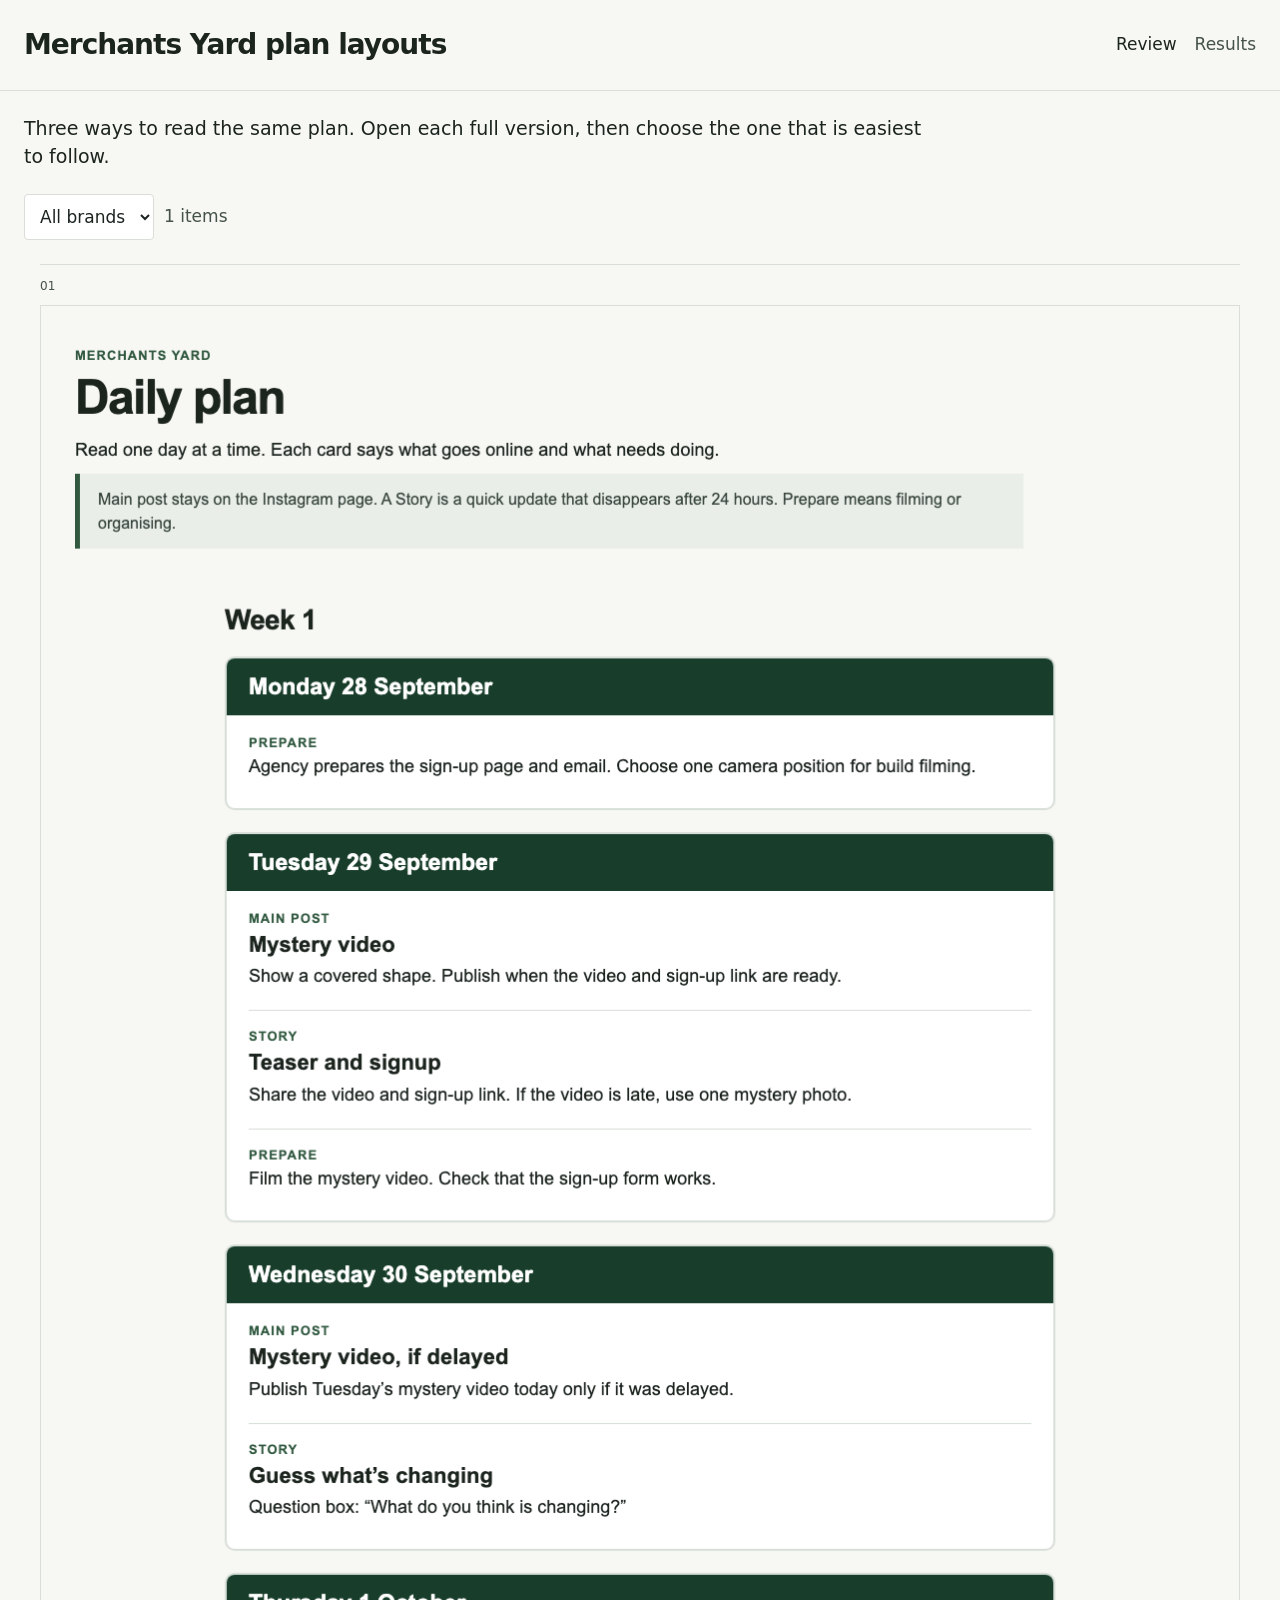
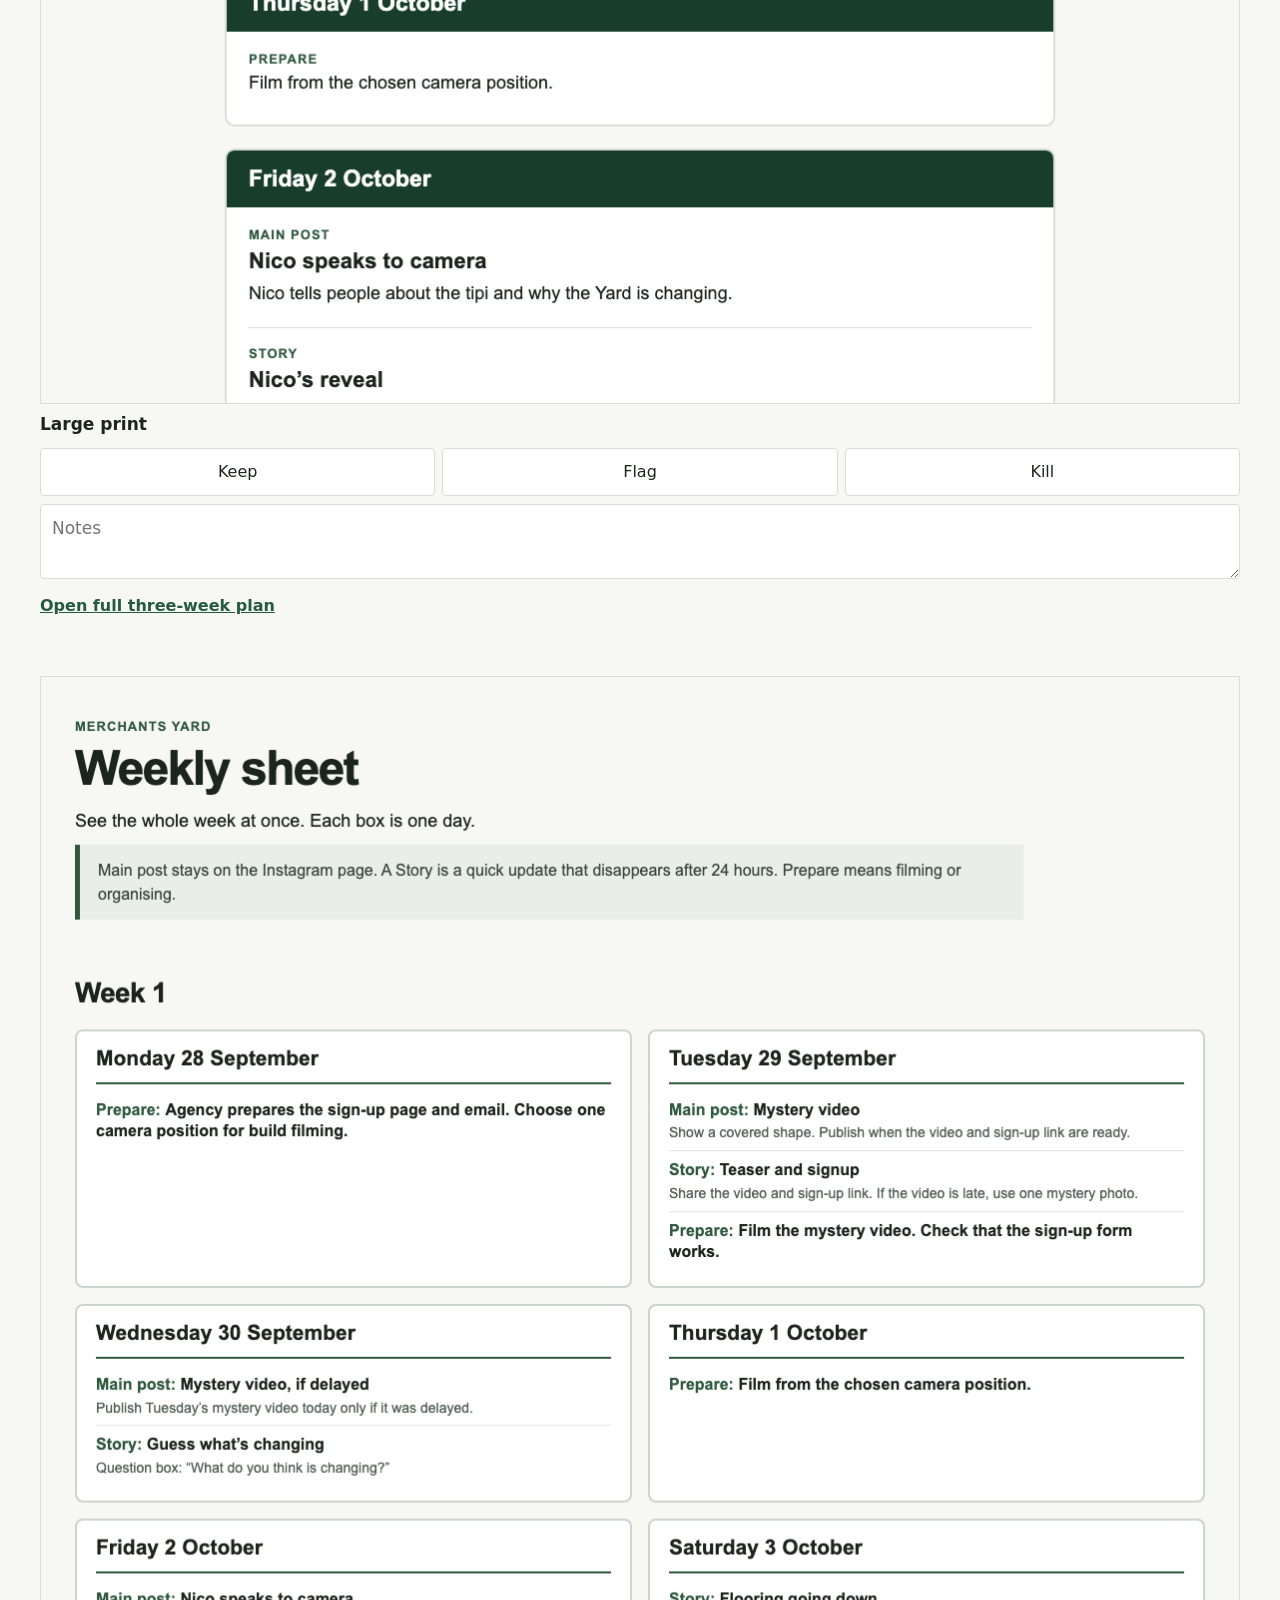
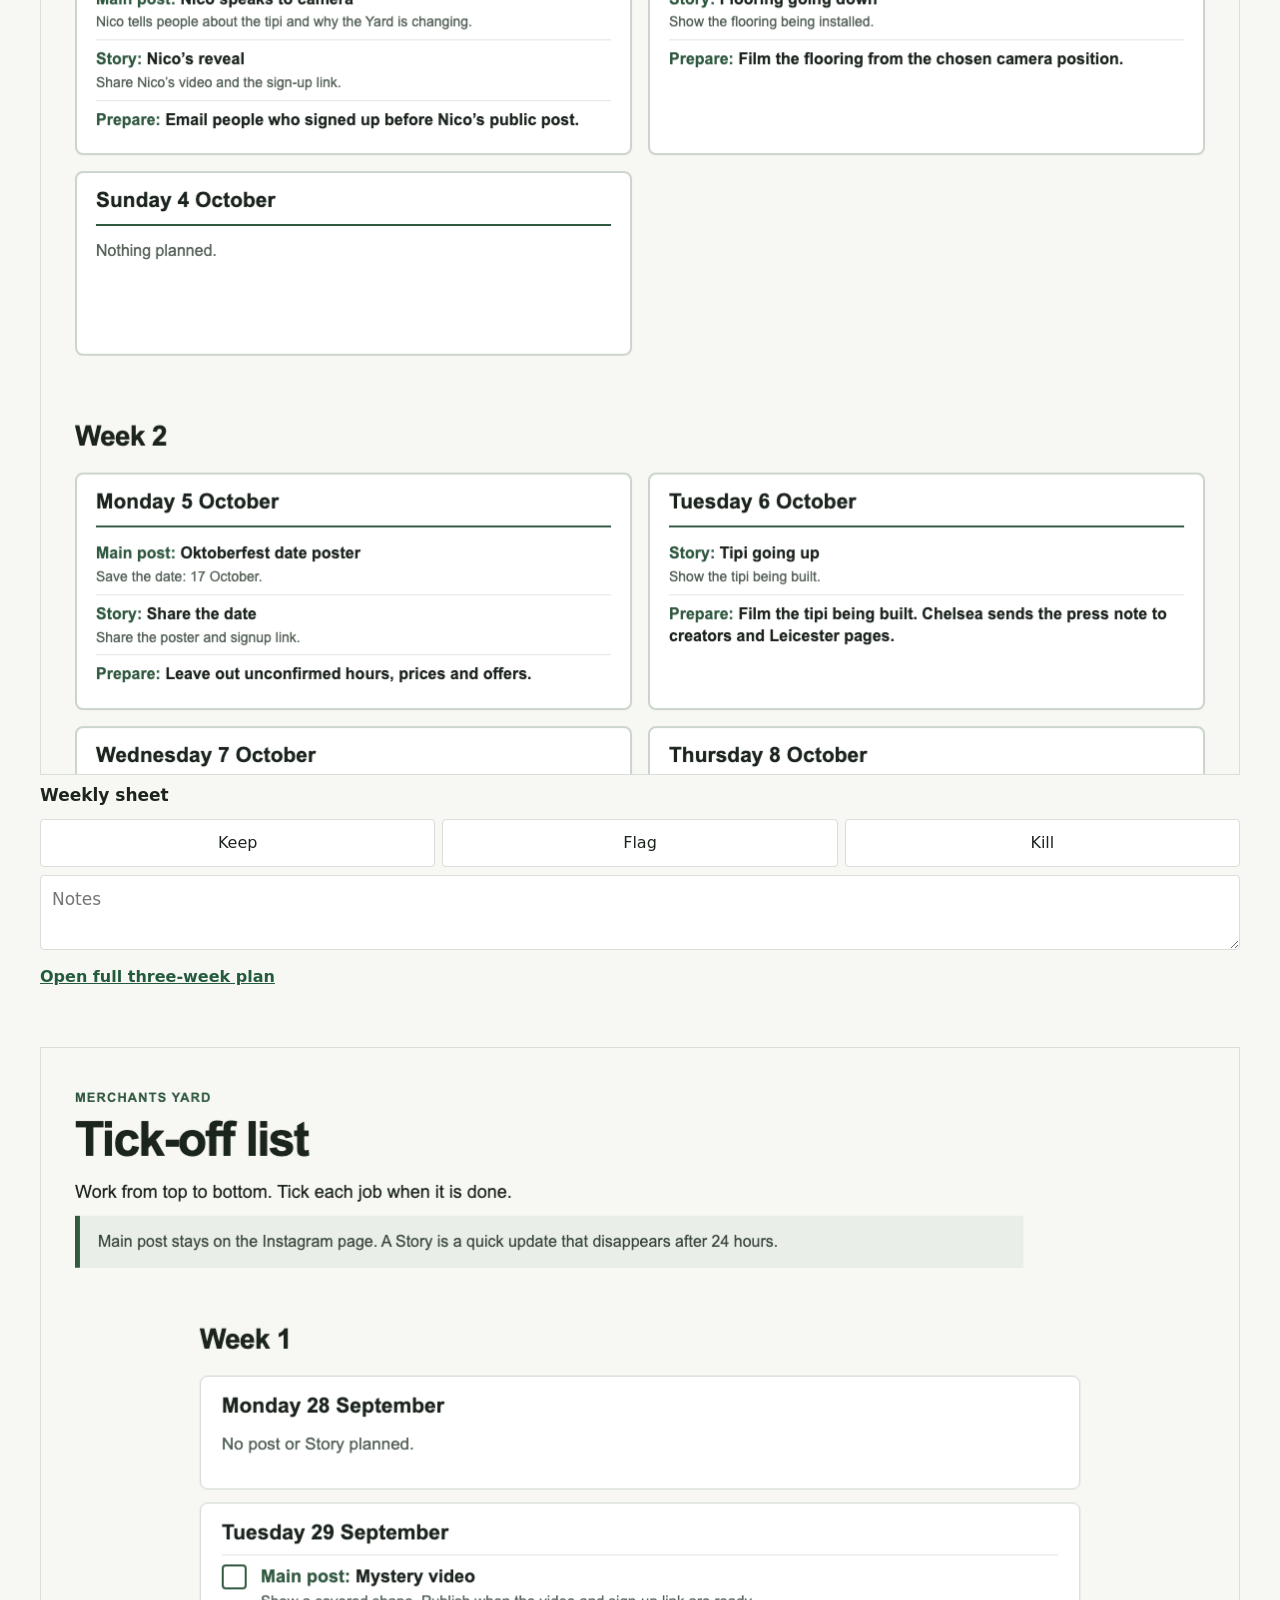
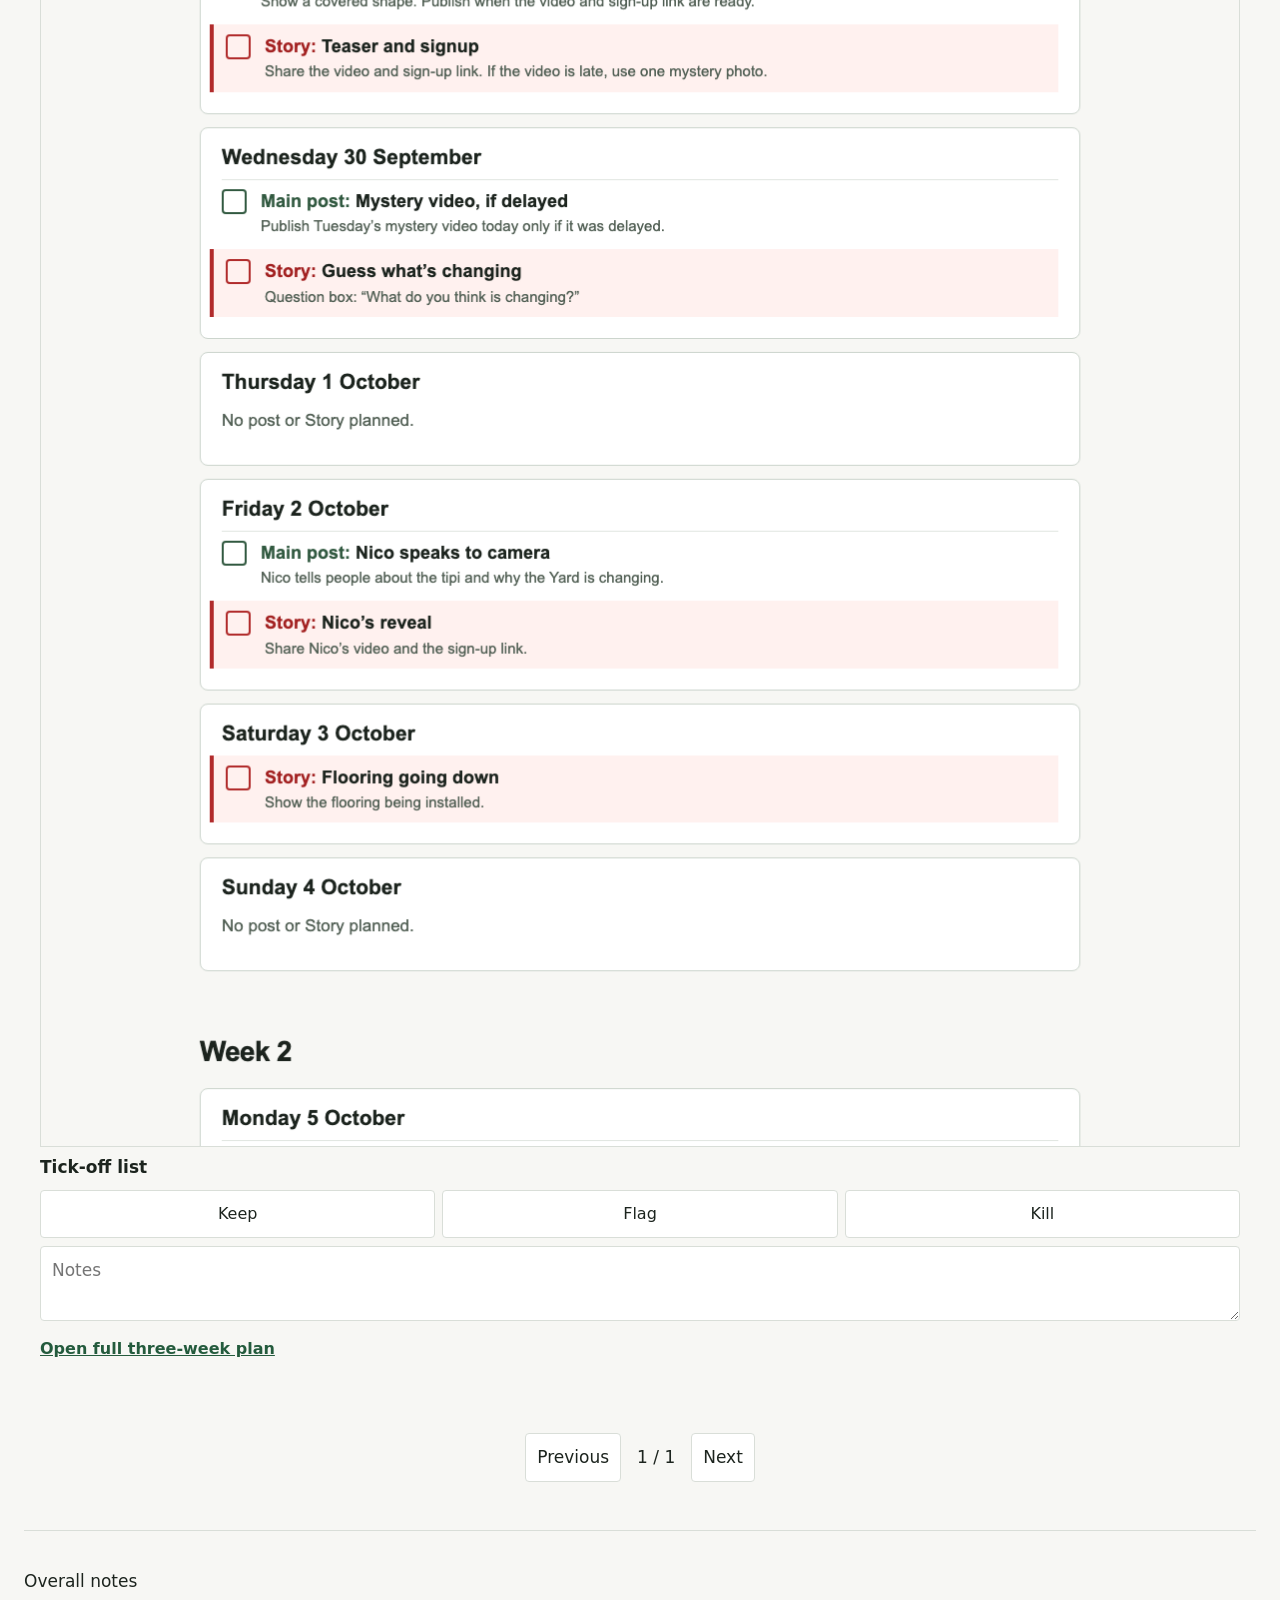
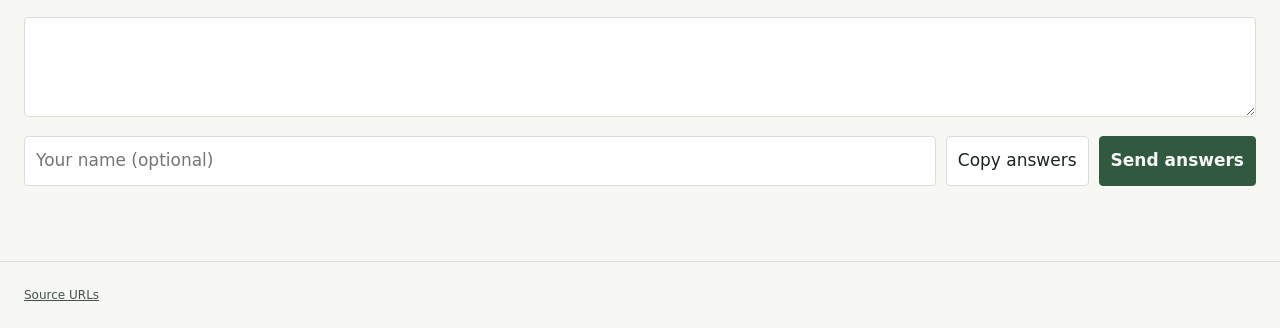
<file: index.html>
<!doctype html><html lang="en"><head><meta charset="utf-8"><meta name="viewport" content="width=device-width,initial-scale=1"><meta name="robots" content="noindex,nofollow"><title>PaulQC</title><link rel="icon" href="favicon.svg"><link rel="stylesheet" href="style.css"></head><body><header><h1 id="title">PaulQC</h1><nav><a href="index.html" aria-current="page">Review</a><a href="results.html">Results</a></nav></header><main><p class="review-intro">Three ways to read the same plan. Open each full version, then choose the one that is easiest to follow.</p><div class="toolbar"><select id="brand" aria-label="Brand"><option value="">All brands</option></select><span id="count" class="muted"></span></div><div class="grid" id="items"></div><div class="pager"><button id="prev">Previous</button><span id="page"></span><button id="next">Next</button></div><section class="submit"><h2>Overall notes</h2><textarea id="overall" aria-label="Overall notes"></textarea><div class="send-row"><input id="name" aria-label="Your name (optional)" placeholder="Your name (optional)"><button id="copy">Copy answers</button><button id="send">Send answers</button></div><p id="status" class="status" role="status"></p><textarea id="copy-fallback" hidden readonly aria-label="Copy these answers"></textarea></section></main><footer><a href="sources.csv" download>Source URLs</a></footer><script src="config.js"></script><script src="app.js?v=5"></script></body></html>
</file>
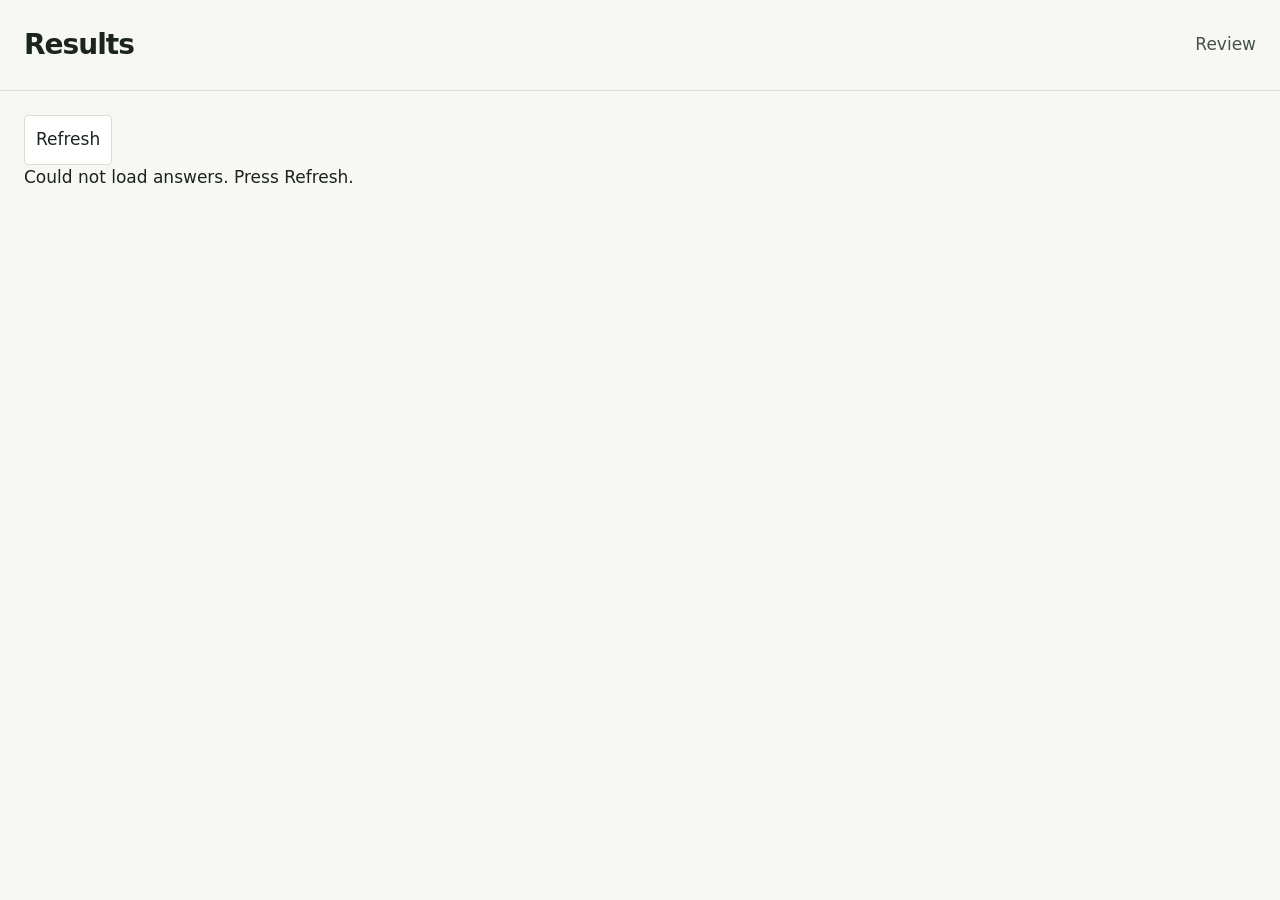
<file: results.html>
<!doctype html><html lang="en"><head><meta charset="utf-8"><meta name="viewport" content="width=device-width,initial-scale=1"><meta name="robots" content="noindex,nofollow"><title>PaulQC results</title><link rel="stylesheet" href="style.css"><link rel="icon" href="favicon.svg"></head><body><header><h1>Results</h1><nav><a href="index.html">Review</a></nav></header><main class="results"><button id="refresh">Refresh</button><div id="out" aria-live="polite">Loading…</div></main><script src="config.js"></script><script>
const esc=s=>String(s??'').replace(/[&<>"']/g,c=>({'&':'&amp;','<':'&lt;','>':'&gt;','"':'&quot;',"'":'&#39;'}[c]));
async function load(){try{let [r,m]=await Promise.all([fetch(CONFIG.store+'?t='+Date.now(),{cache:'no-store'}),fetch('manifest.json')]);if(!r.ok)throw Error();let data=await r.json(),manifest=await m.json(),ids=manifest.items.flatMap(i=>i.variants.filter(v=>!v.reference).map(v=>v.id));let subs=(data.submissions||[]).sort((a,b)=>new Date(b.ts)-new Date(a.ts));let totals=Object.fromEntries(ids.map(id=>[id,{K:0,F:0,X:0}]));let people=subs.map(s=>{let rows=ids.map(id=>{let n=(s.ids||[]).indexOf(id),v=n<0?'-':s.answers[n],note=s.notes?.[id]||'';if(note.trim()&&v!=='X')v='F';if(totals[id][v]!==undefined)totals[id][v]++;return '<tr><td>'+esc(id)+'</td><td>'+({K:'Keep',F:'Flag',X:'Kill'}[v]||'—')+'</td><td class="result-note">'+esc(note)+'</td></tr>'}).join('');return '<section class="person"><h2>'+esc(s.name)+'</h2><p class="muted">'+esc(new Date(s.ts).toLocaleString('en-GB'))+'</p><table><thead><tr><th>Item</th><th>Verdict</th><th>Notes</th></tr></thead><tbody>'+rows+'</tbody></table>'+(s.overall?'<p class="result-note">'+esc(s.overall)+'</p>':'')+'</section>'}).join('');document.querySelector('#out').innerHTML='<h2>Totals · '+subs.length+' people</h2><table><thead><tr><th>Item</th><th>Keep</th><th>Flag</th><th>Kill</th></tr></thead><tbody>'+ids.map(id=>'<tr><td>'+esc(id)+'</td><td>'+totals[id].K+'</td><td>'+totals[id].F+'</td><td>'+totals[id].X+'</td></tr>').join('')+'</tbody></table>'+people}catch(e){document.querySelector('#out').textContent='Could not load answers. Press Refresh.'}}
document.querySelector('#refresh').onclick=load;load();</script></body></html>
</file>
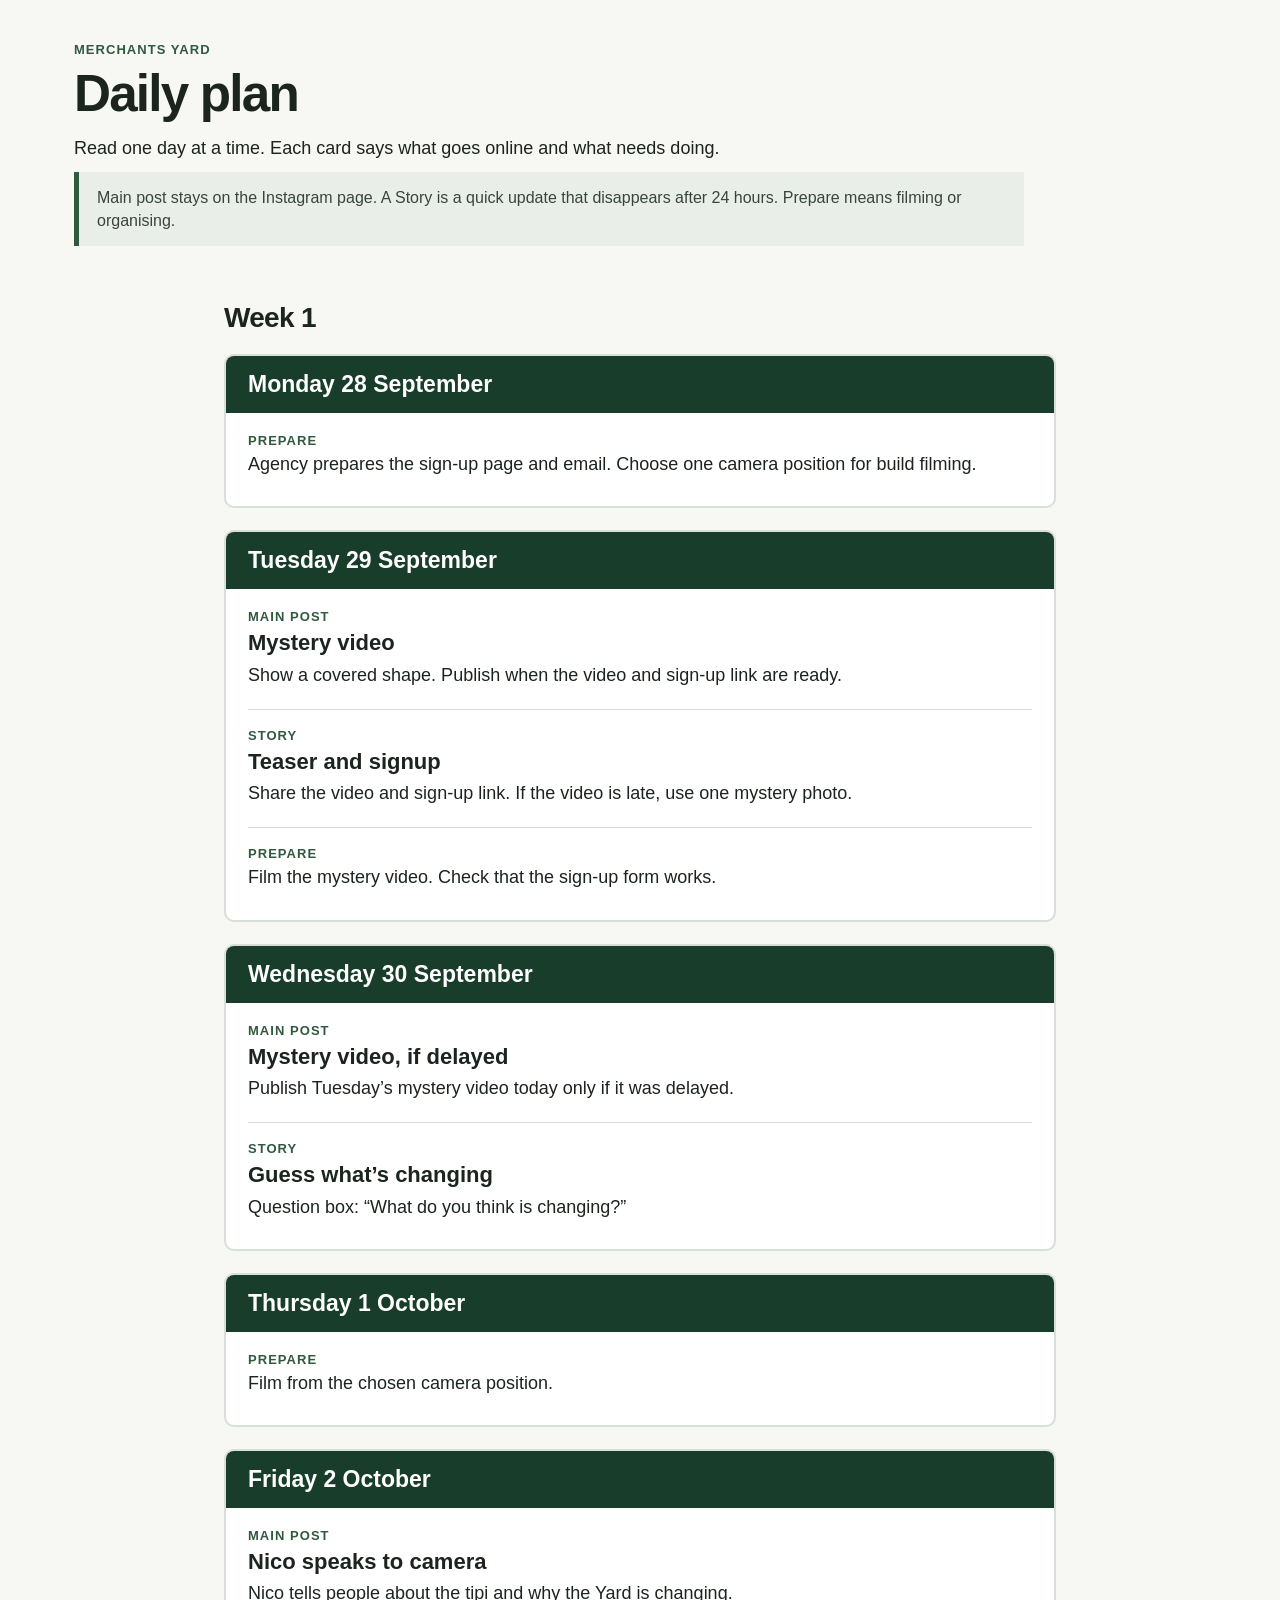
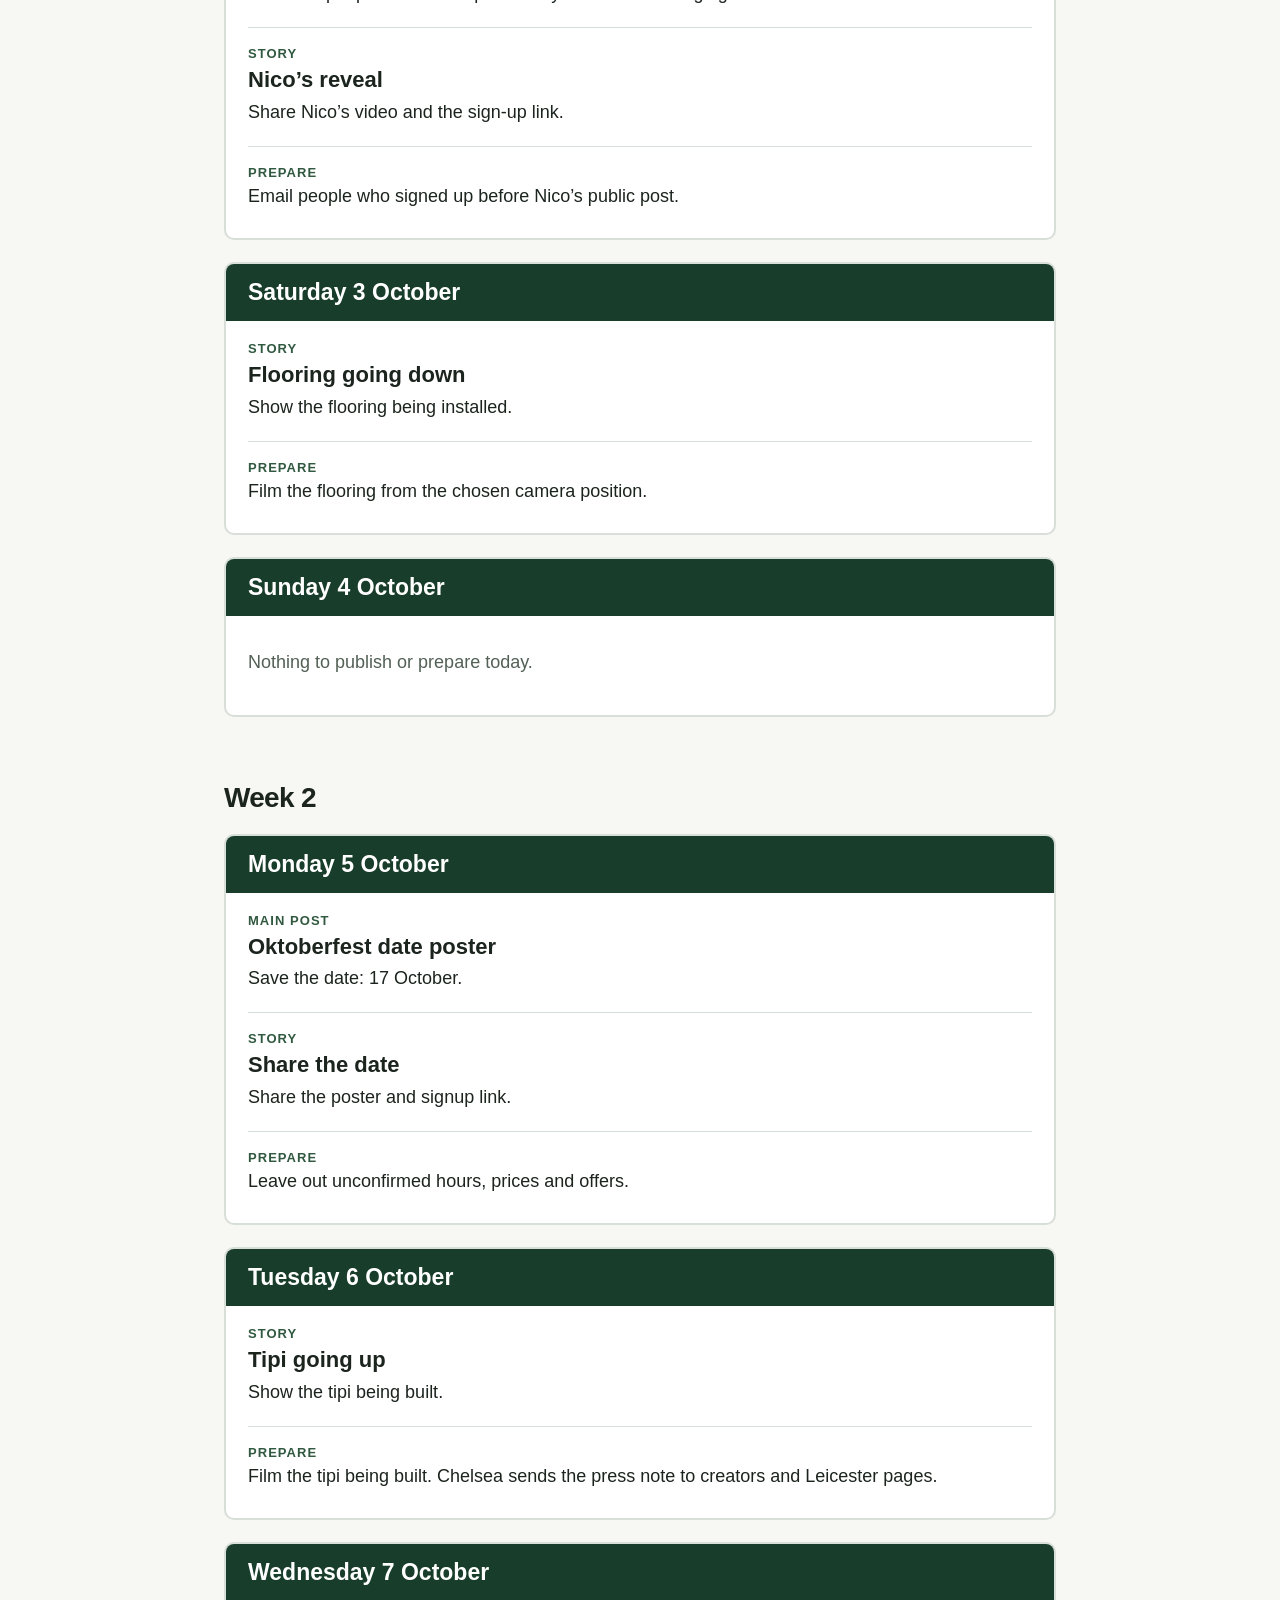
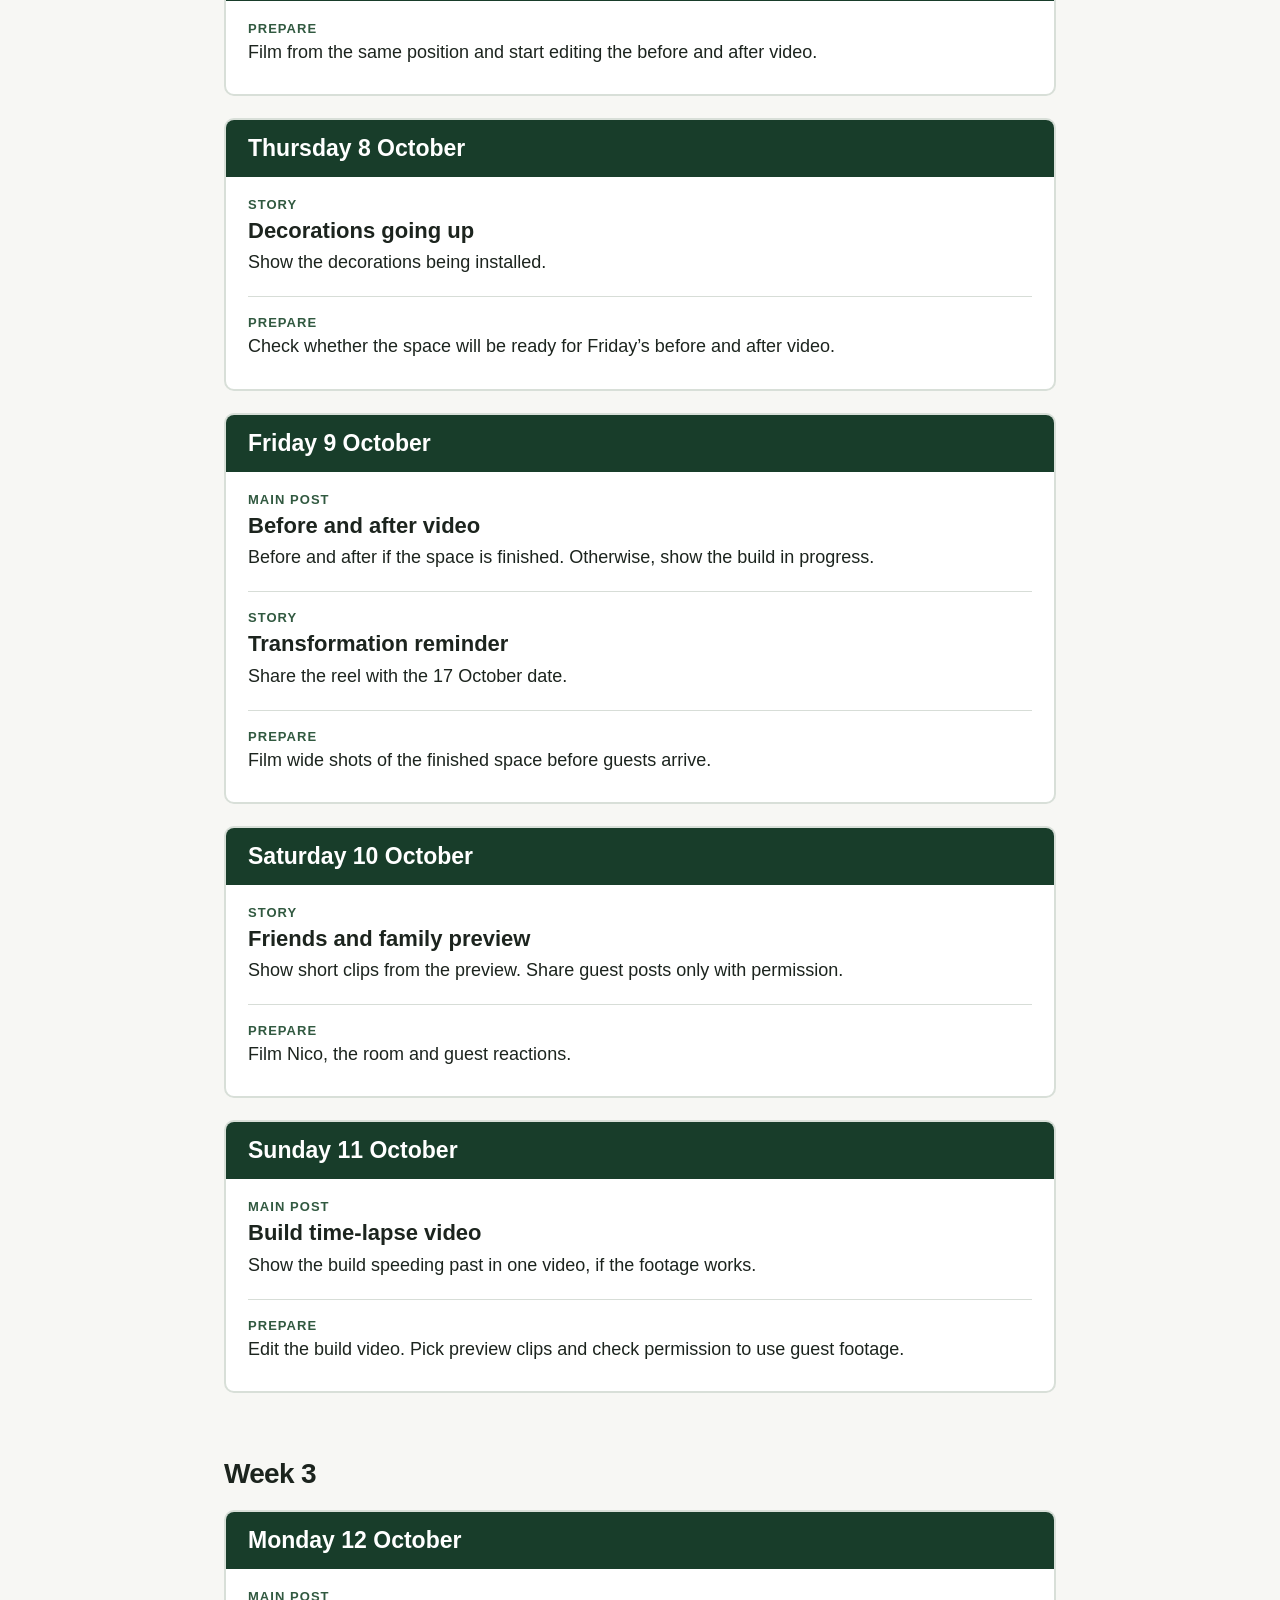
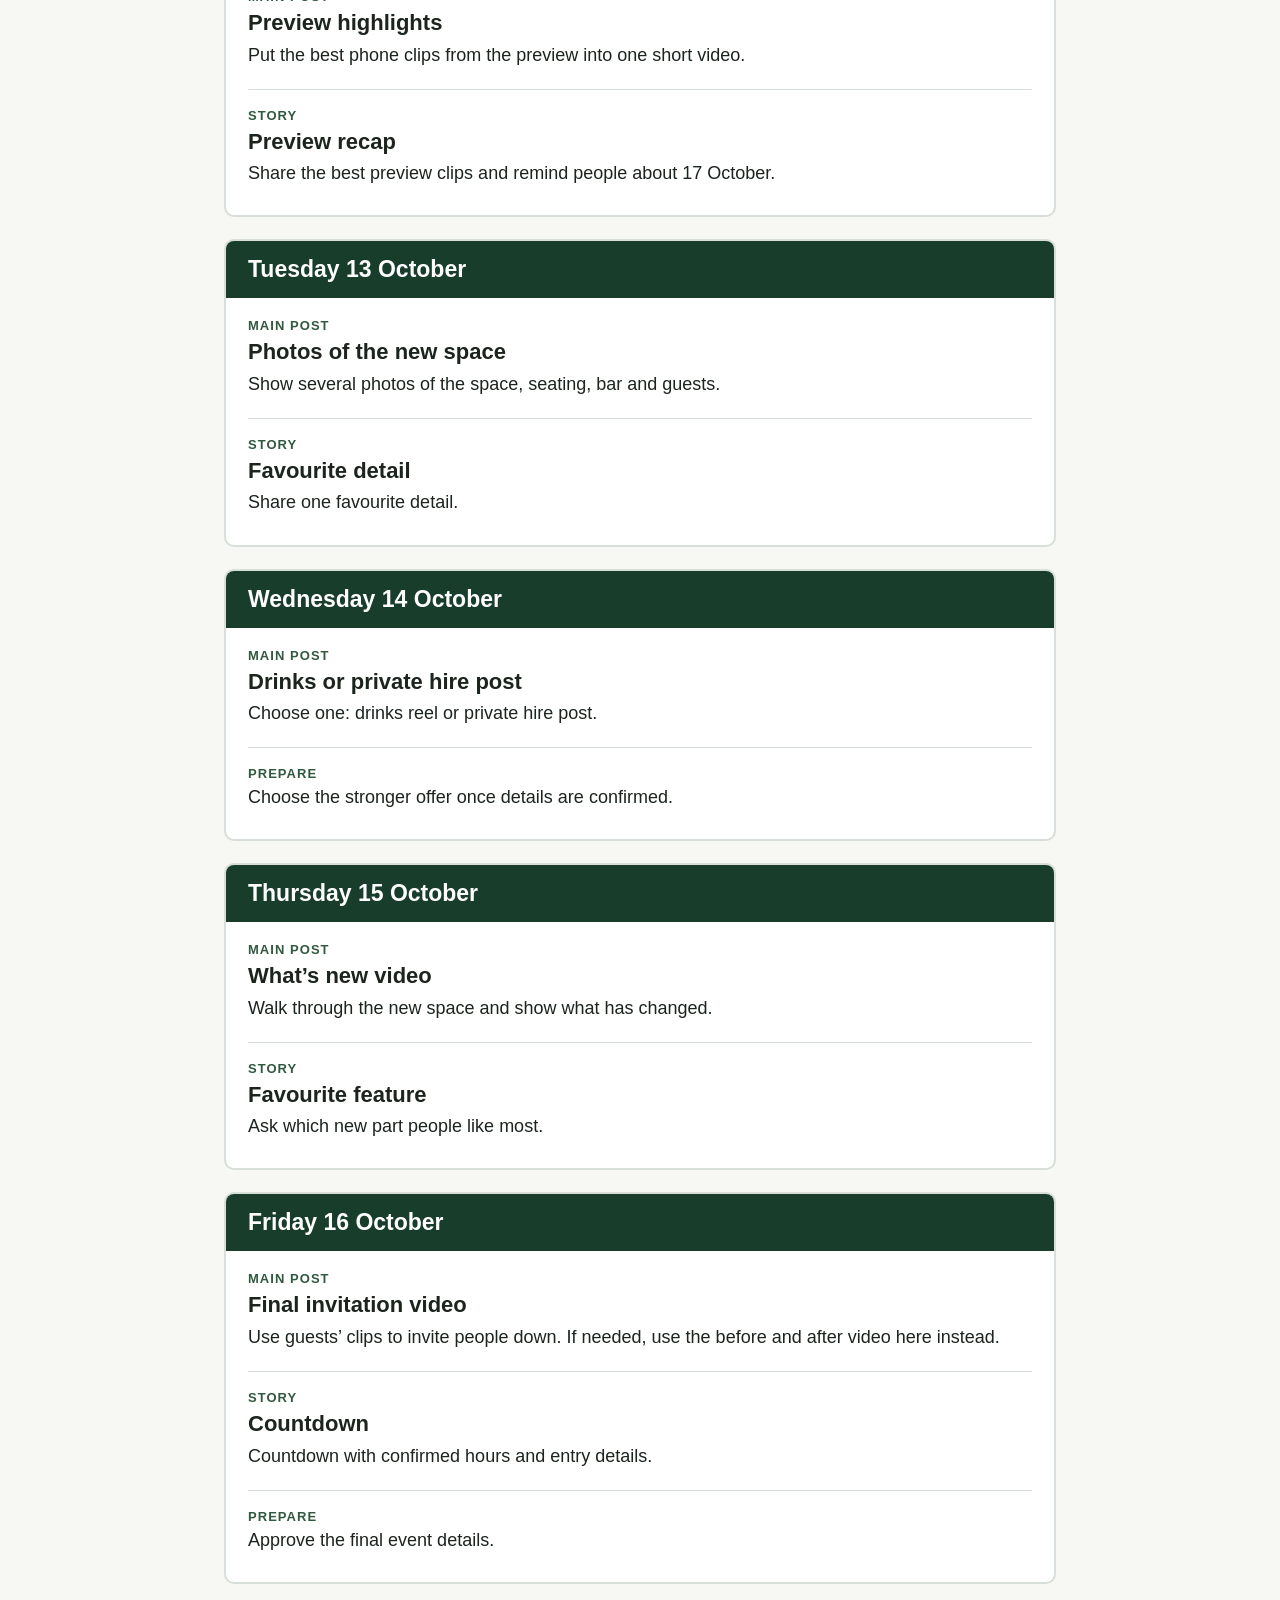
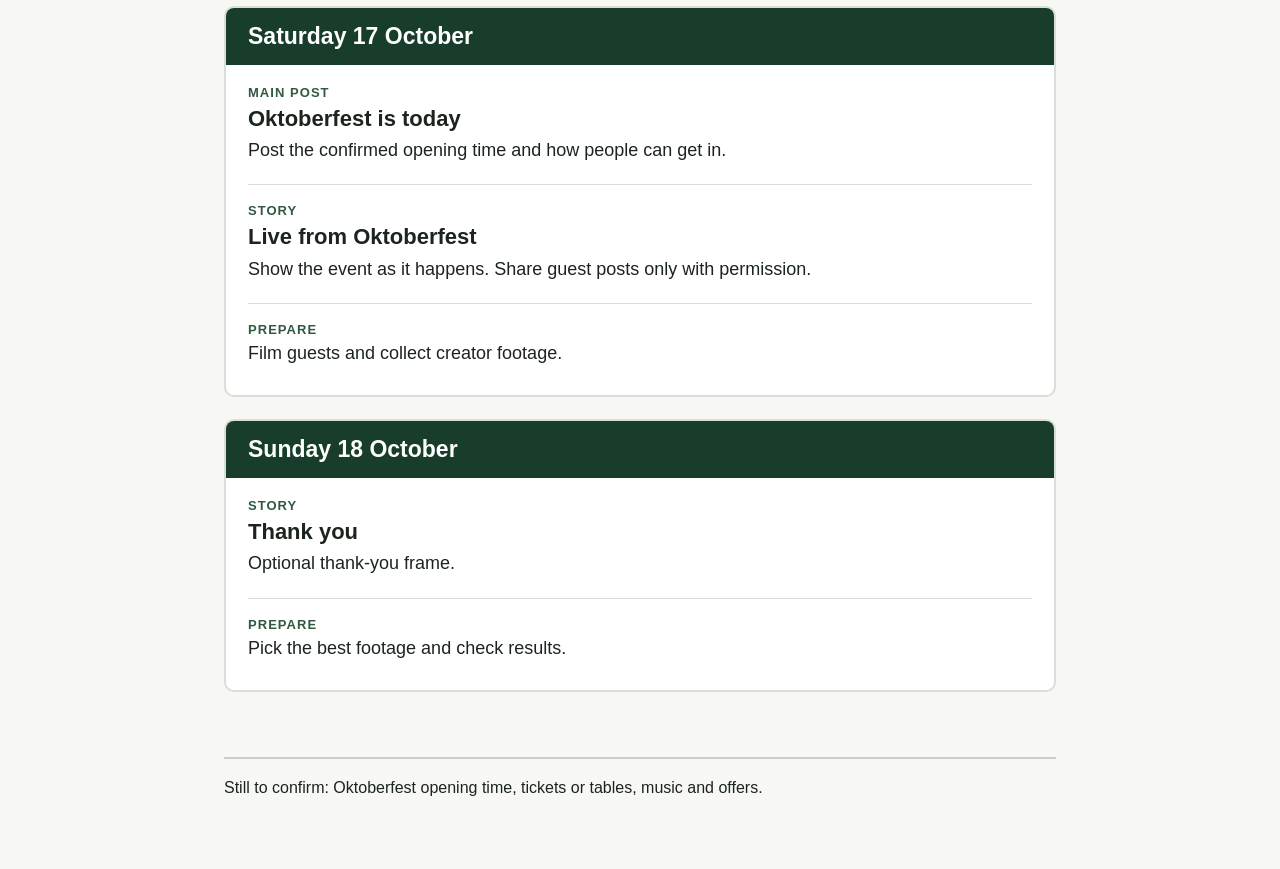
<file: plans/01_large_print_days.html>
<!doctype html><html lang="en"><head>
<meta charset="utf-8"><meta name="viewport" content="width=device-width, initial-scale=1">
<meta name="robots" content="noindex,nofollow">
<title>Merchants Yard | Large print days</title><style>
*{box-sizing:border-box}body{margin:0;background:#f7f7f4;color:#1c241e;font-family:Arial,Helvetica,sans-serif}
a{color:inherit}header{max-width:1180px;margin:auto;padding:42px 24px 28px}
.eyebrow{color:#315940;font-size:13px;font-weight:800;letter-spacing:.08em;text-transform:uppercase}
h1{font-size:clamp(34px,4vw,52px);line-height:1.05;letter-spacing:-.035em;margin:10px 0 14px}
.intro{max-width:900px;font-size:18px;line-height:1.5;margin:0 0 10px}
.legend{max-width:950px;font-size:16px;line-height:1.45;color:#38453d;margin:0;padding:14px 18px;background:#e9eee9;border-left:5px solid #315940}
main{max-width:1180px;margin:auto;padding:0 24px 70px}h2{font-size:28px;letter-spacing:-.025em;margin:0 0 20px}
.week{margin:28px 0 65px}.week-note{font-size:17px;color:#455249;margin:-12px 0 22px}
.missing{font-size:16px;line-height:1.4;border-top:2px solid #c7d0c8;padding-top:18px;margin:40px 0 0}
@media(max-width:700px){header{padding:28px 18px 24px}main{padding:0 18px 50px}}
@media print{body{background:white}.week{break-before:page}}

main{max-width:880px}.day{background:white;border:2px solid #d8dfd8;border-radius:10px;margin:0 0 22px;overflow:hidden}
.date{background:#183d2a;color:white;padding:15px 22px;font-size:23px;font-weight:800}
.actions{padding:2px 22px 8px}.action{padding:18px 0;border-top:1px solid #d7ddd7}
.action:first-child{border-top:0}.label{display:block;color:#315940;text-transform:uppercase;letter-spacing:.08em;font-size:13px;font-weight:800}
.action h3{font-size:22px;line-height:1.25;margin:5px 0}.action p{font-size:18px;line-height:1.45;margin:3px 0}
.rest{font-size:18px;color:#526055;padding:16px 0}
</style></head><body><header><div class="eyebrow">Merchants Yard</div><h1>Daily plan</h1><p class="intro">Read one day at a time. Each card says what goes online and what needs doing.</p><p class="legend">Main post stays on the Instagram page. A Story is a quick update that disappears after 24 hours. Prepare means filming or organising.</p></header><main><section class="week"><h2>Week 1</h2><article class="day"><div class="date">Monday 28 September</div><div class="actions"><div class="action"><span class="label">Prepare</span><p>Agency prepares the sign-up page and email. Choose one camera position for build filming.</p></div></div></article><article class="day"><div class="date">Tuesday 29 September</div><div class="actions"><div class="action"><span class="label">Main post</span><h3>Mystery video</h3><p>Show a covered shape. Publish when the video and sign-up link are ready.</p></div><div class="action"><span class="label">Story</span><h3>Teaser and signup</h3><p>Share the video and sign-up link. If the video is late, use one mystery photo.</p></div><div class="action"><span class="label">Prepare</span><p>Film the mystery video. Check that the sign-up form works.</p></div></div></article><article class="day"><div class="date">Wednesday 30 September</div><div class="actions"><div class="action"><span class="label">Main post</span><h3>Mystery video, if delayed</h3><p>Publish Tuesday’s mystery video today only if it was delayed.</p></div><div class="action"><span class="label">Story</span><h3>Guess what’s changing</h3><p>Question box: “What do you think is changing?”</p></div></div></article><article class="day"><div class="date">Thursday 1 October</div><div class="actions"><div class="action"><span class="label">Prepare</span><p>Film from the chosen camera position.</p></div></div></article><article class="day"><div class="date">Friday 2 October</div><div class="actions"><div class="action"><span class="label">Main post</span><h3>Nico speaks to camera</h3><p>Nico tells people about the tipi and why the Yard is changing.</p></div><div class="action"><span class="label">Story</span><h3>Nico’s reveal</h3><p>Share Nico’s video and the sign-up link.</p></div><div class="action"><span class="label">Prepare</span><p>Email people who signed up before Nico’s public post.</p></div></div></article><article class="day"><div class="date">Saturday 3 October</div><div class="actions"><div class="action"><span class="label">Story</span><h3>Flooring going down</h3><p>Show the flooring being installed.</p></div><div class="action"><span class="label">Prepare</span><p>Film the flooring from the chosen camera position.</p></div></div></article><article class="day"><div class="date">Sunday 4 October</div><div class="actions"><p class="rest">Nothing to publish or prepare today.</p></div></article></section><section class="week"><h2>Week 2</h2><article class="day"><div class="date">Monday 5 October</div><div class="actions"><div class="action"><span class="label">Main post</span><h3>Oktoberfest date poster</h3><p>Save the date: 17 October.</p></div><div class="action"><span class="label">Story</span><h3>Share the date</h3><p>Share the poster and signup link.</p></div><div class="action"><span class="label">Prepare</span><p>Leave out unconfirmed hours, prices and offers.</p></div></div></article><article class="day"><div class="date">Tuesday 6 October</div><div class="actions"><div class="action"><span class="label">Story</span><h3>Tipi going up</h3><p>Show the tipi being built.</p></div><div class="action"><span class="label">Prepare</span><p>Film the tipi being built. Chelsea sends the press note to creators and Leicester pages.</p></div></div></article><article class="day"><div class="date">Wednesday 7 October</div><div class="actions"><div class="action"><span class="label">Prepare</span><p>Film from the same position and start editing the before and after video.</p></div></div></article><article class="day"><div class="date">Thursday 8 October</div><div class="actions"><div class="action"><span class="label">Story</span><h3>Decorations going up</h3><p>Show the decorations being installed.</p></div><div class="action"><span class="label">Prepare</span><p>Check whether the space will be ready for Friday’s before and after video.</p></div></div></article><article class="day"><div class="date">Friday 9 October</div><div class="actions"><div class="action"><span class="label">Main post</span><h3>Before and after video</h3><p>Before and after if the space is finished. Otherwise, show the build in progress.</p></div><div class="action"><span class="label">Story</span><h3>Transformation reminder</h3><p>Share the reel with the 17 October date.</p></div><div class="action"><span class="label">Prepare</span><p>Film wide shots of the finished space before guests arrive.</p></div></div></article><article class="day"><div class="date">Saturday 10 October</div><div class="actions"><div class="action"><span class="label">Story</span><h3>Friends and family preview</h3><p>Show short clips from the preview. Share guest posts only with permission.</p></div><div class="action"><span class="label">Prepare</span><p>Film Nico, the room and guest reactions.</p></div></div></article><article class="day"><div class="date">Sunday 11 October</div><div class="actions"><div class="action"><span class="label">Main post</span><h3>Build time-lapse video</h3><p>Show the build speeding past in one video, if the footage works.</p></div><div class="action"><span class="label">Prepare</span><p>Edit the build video. Pick preview clips and check permission to use guest footage.</p></div></div></article></section><section class="week"><h2>Week 3</h2><article class="day"><div class="date">Monday 12 October</div><div class="actions"><div class="action"><span class="label">Main post</span><h3>Preview highlights</h3><p>Put the best phone clips from the preview into one short video.</p></div><div class="action"><span class="label">Story</span><h3>Preview recap</h3><p>Share the best preview clips and remind people about 17 October.</p></div></div></article><article class="day"><div class="date">Tuesday 13 October</div><div class="actions"><div class="action"><span class="label">Main post</span><h3>Photos of the new space</h3><p>Show several photos of the space, seating, bar and guests.</p></div><div class="action"><span class="label">Story</span><h3>Favourite detail</h3><p>Share one favourite detail.</p></div></div></article><article class="day"><div class="date">Wednesday 14 October</div><div class="actions"><div class="action"><span class="label">Main post</span><h3>Drinks or private hire post</h3><p>Choose one: drinks reel or private hire post.</p></div><div class="action"><span class="label">Prepare</span><p>Choose the stronger offer once details are confirmed.</p></div></div></article><article class="day"><div class="date">Thursday 15 October</div><div class="actions"><div class="action"><span class="label">Main post</span><h3>What’s new video</h3><p>Walk through the new space and show what has changed.</p></div><div class="action"><span class="label">Story</span><h3>Favourite feature</h3><p>Ask which new part people like most.</p></div></div></article><article class="day"><div class="date">Friday 16 October</div><div class="actions"><div class="action"><span class="label">Main post</span><h3>Final invitation video</h3><p>Use guests’ clips to invite people down. If needed, use the before and after video here instead.</p></div><div class="action"><span class="label">Story</span><h3>Countdown</h3><p>Countdown with confirmed hours and entry details.</p></div><div class="action"><span class="label">Prepare</span><p>Approve the final event details.</p></div></div></article><article class="day"><div class="date">Saturday 17 October</div><div class="actions"><div class="action"><span class="label">Main post</span><h3>Oktoberfest is today</h3><p>Post the confirmed opening time and how people can get in.</p></div><div class="action"><span class="label">Story</span><h3>Live from Oktoberfest</h3><p>Show the event as it happens. Share guest posts only with permission.</p></div><div class="action"><span class="label">Prepare</span><p>Film guests and collect creator footage.</p></div></div></article><article class="day"><div class="date">Sunday 18 October</div><div class="actions"><div class="action"><span class="label">Story</span><h3>Thank you</h3><p>Optional thank-you frame.</p></div><div class="action"><span class="label">Prepare</span><p>Pick the best footage and check results.</p></div></div></article></section><p class="missing">Still to confirm: Oktoberfest opening time, tickets or tables, music and offers.</p></main></body></html>
</file>
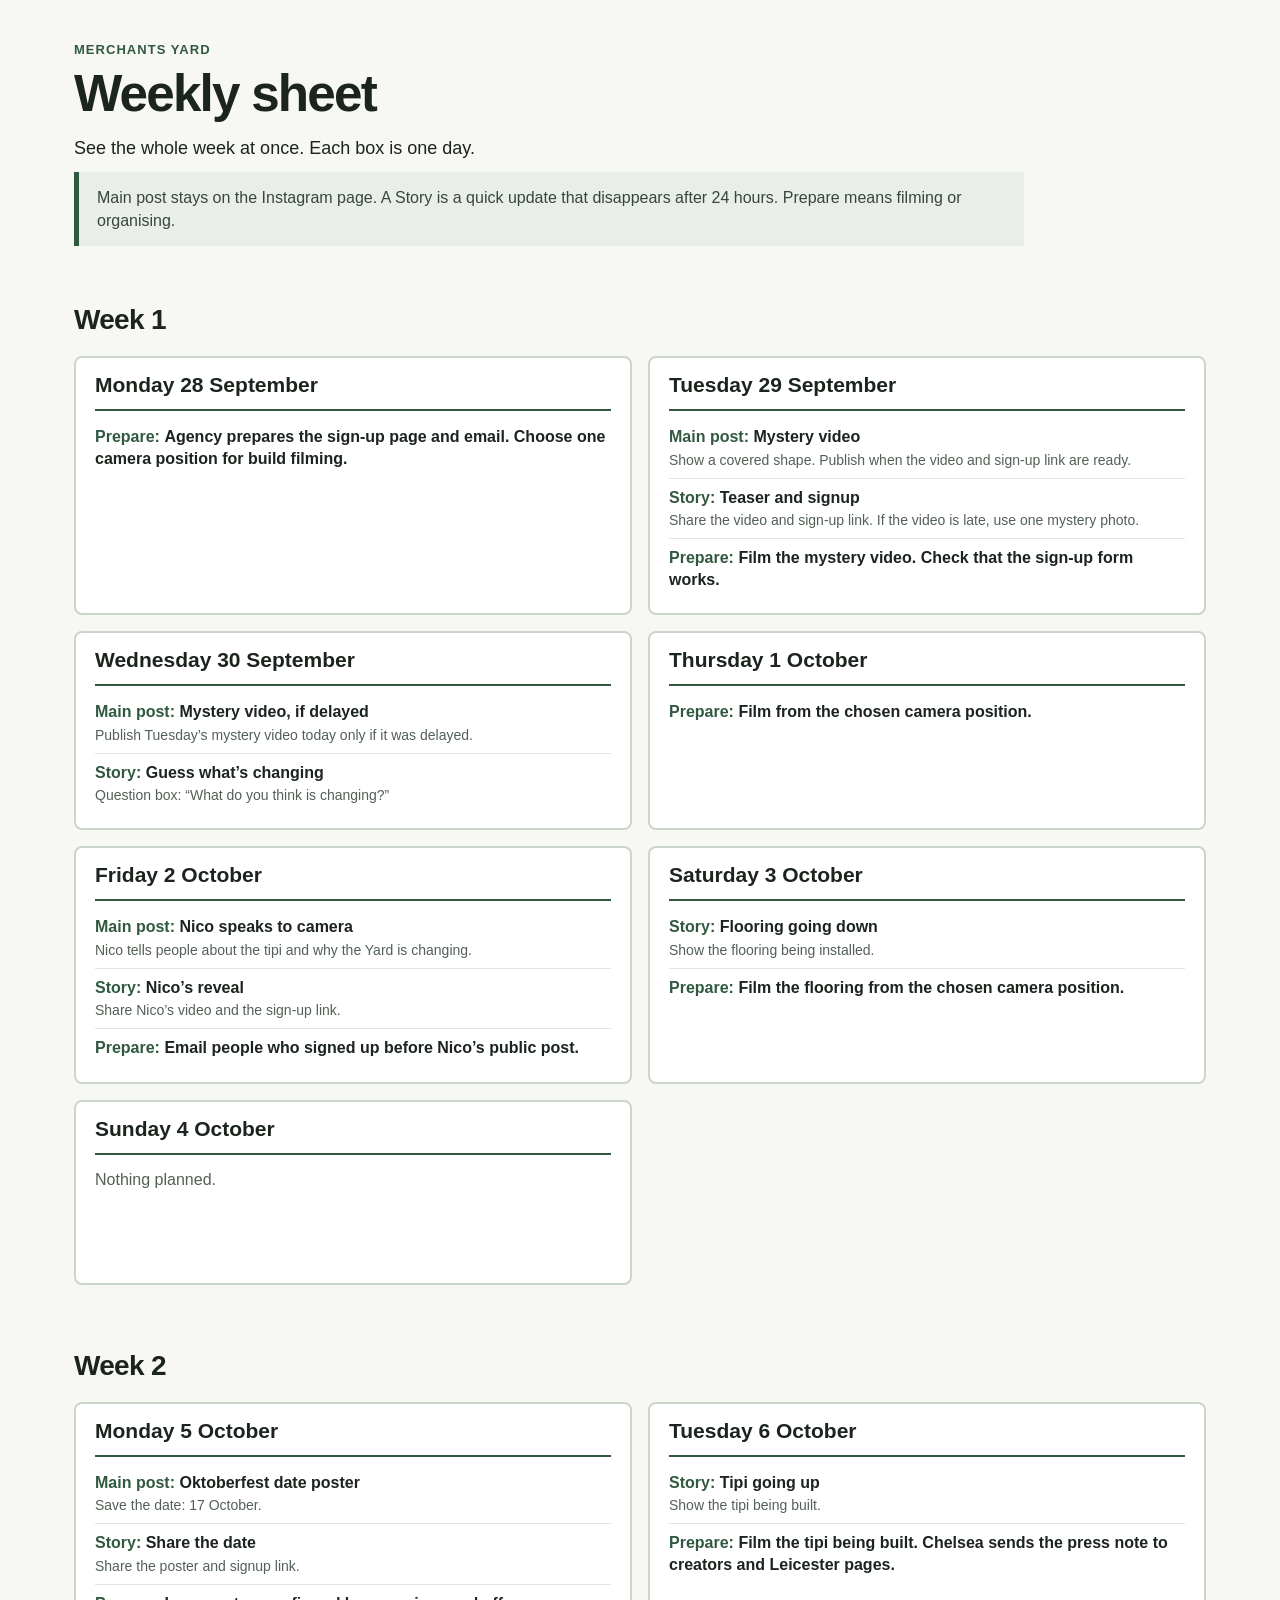
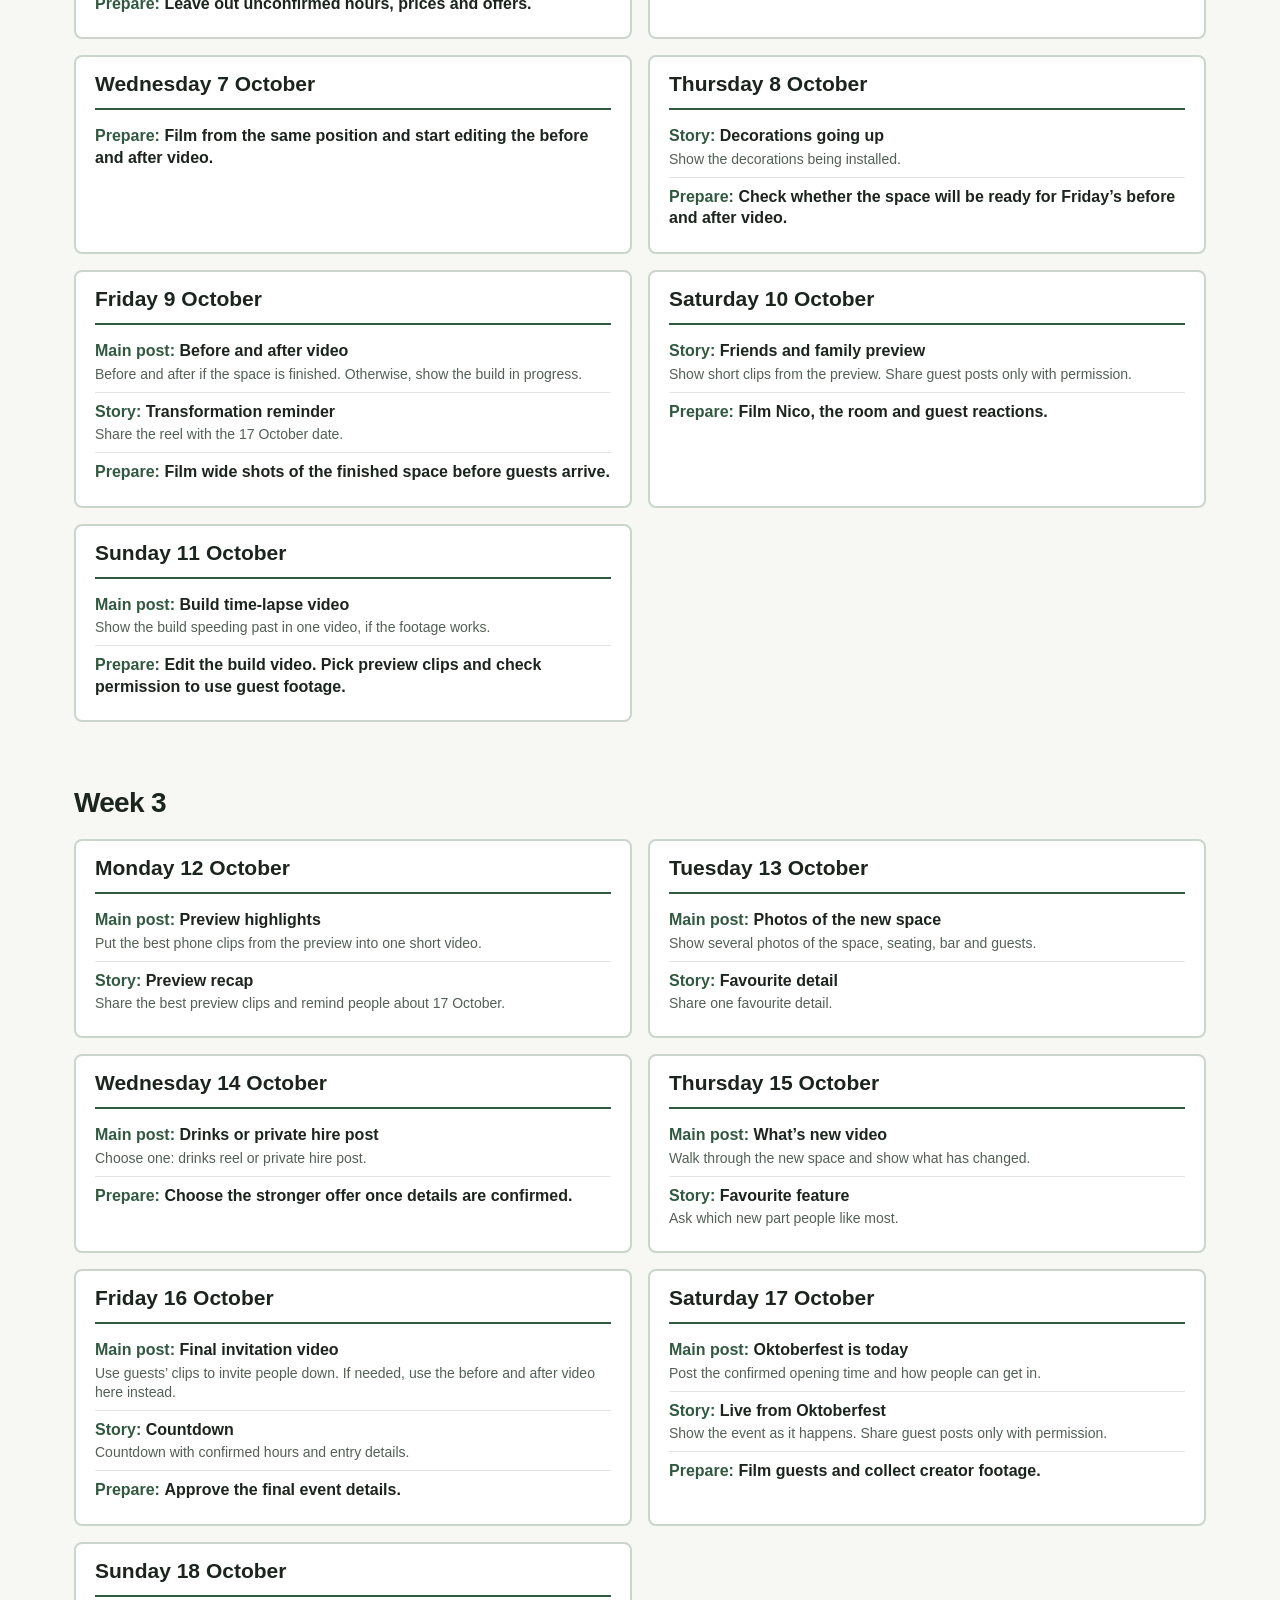
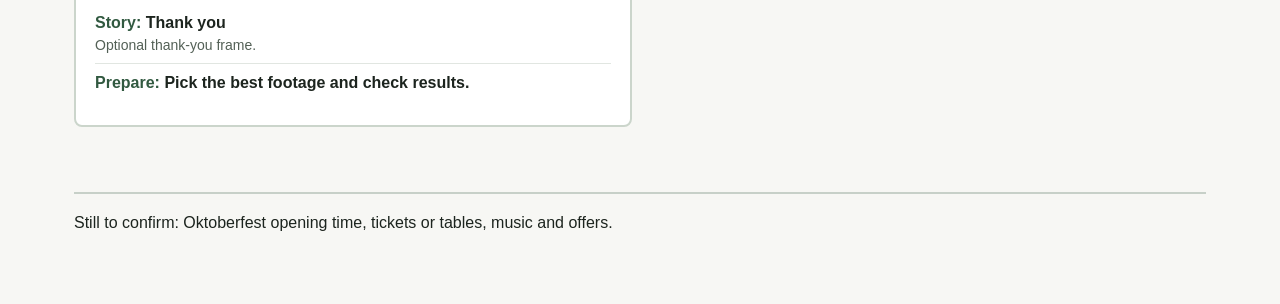
<file: plans/02_weekly_sheet.html>
<!doctype html><html lang="en"><head>
<meta charset="utf-8"><meta name="viewport" content="width=device-width, initial-scale=1">
<meta name="robots" content="noindex,nofollow">
<title>Merchants Yard | Weekly sheet</title><style>
*{box-sizing:border-box}body{margin:0;background:#f7f7f4;color:#1c241e;font-family:Arial,Helvetica,sans-serif}
a{color:inherit}header{max-width:1180px;margin:auto;padding:42px 24px 28px}
.eyebrow{color:#315940;font-size:13px;font-weight:800;letter-spacing:.08em;text-transform:uppercase}
h1{font-size:clamp(34px,4vw,52px);line-height:1.05;letter-spacing:-.035em;margin:10px 0 14px}
.intro{max-width:900px;font-size:18px;line-height:1.5;margin:0 0 10px}
.legend{max-width:950px;font-size:16px;line-height:1.45;color:#38453d;margin:0;padding:14px 18px;background:#e9eee9;border-left:5px solid #315940}
main{max-width:1180px;margin:auto;padding:0 24px 70px}h2{font-size:28px;letter-spacing:-.025em;margin:0 0 20px}
.week{margin:28px 0 65px}.week-note{font-size:17px;color:#455249;margin:-12px 0 22px}
.missing{font-size:16px;line-height:1.4;border-top:2px solid #c7d0c8;padding-top:18px;margin:40px 0 0}
@media(max-width:700px){header{padding:28px 18px 24px}main{padding:0 18px 50px}}
@media print{body{background:white}.week{break-before:page}}

.tiles{display:grid;grid-template-columns:1fr 1fr;gap:16px}.tile{background:white;border:2px solid #cbd5cb;border-radius:8px;padding:0 19px 15px;min-height:185px}
.tile-date{font-size:21px;font-weight:800;padding:15px 0 12px;border-bottom:2px solid #315940;margin-bottom:7px}
.line{font-size:16px;line-height:1.35;padding:8px 0;border-bottom:1px solid #e1e6e1}.line:last-child{border-bottom:0}
.line b{color:#315940}.line strong{font-weight:700}.line small{display:block;color:#536056;font-size:14px;margin:3px 0 0 0}
.tile p{font-size:16px;color:#526055}.week{margin-top:30px}
@media(max-width:800px){.tiles{grid-template-columns:1fr}}
</style></head><body><header><div class="eyebrow">Merchants Yard</div><h1>Weekly sheet</h1><p class="intro">See the whole week at once. Each box is one day.</p><p class="legend">Main post stays on the Instagram page. A Story is a quick update that disappears after 24 hours. Prepare means filming or organising.</p></header><main><section class="week"><h2>Week 1</h2><div class="tiles"><article class="tile"><div class="tile-date">Monday 28 September</div><div class="line"><b>Prepare:</b> <strong>Agency prepares the sign-up page and email. Choose one camera position for build filming.</strong></div></article><article class="tile"><div class="tile-date">Tuesday 29 September</div><div class="line"><b>Main post:</b> <strong>Mystery video</strong><small>Show a covered shape. Publish when the video and sign-up link are ready.</small></div><div class="line"><b>Story:</b> <strong>Teaser and signup</strong><small>Share the video and sign-up link. If the video is late, use one mystery photo.</small></div><div class="line"><b>Prepare:</b> <strong>Film the mystery video. Check that the sign-up form works.</strong></div></article><article class="tile"><div class="tile-date">Wednesday 30 September</div><div class="line"><b>Main post:</b> <strong>Mystery video, if delayed</strong><small>Publish Tuesday’s mystery video today only if it was delayed.</small></div><div class="line"><b>Story:</b> <strong>Guess what’s changing</strong><small>Question box: “What do you think is changing?”</small></div></article><article class="tile"><div class="tile-date">Thursday 1 October</div><div class="line"><b>Prepare:</b> <strong>Film from the chosen camera position.</strong></div></article><article class="tile"><div class="tile-date">Friday 2 October</div><div class="line"><b>Main post:</b> <strong>Nico speaks to camera</strong><small>Nico tells people about the tipi and why the Yard is changing.</small></div><div class="line"><b>Story:</b> <strong>Nico’s reveal</strong><small>Share Nico’s video and the sign-up link.</small></div><div class="line"><b>Prepare:</b> <strong>Email people who signed up before Nico’s public post.</strong></div></article><article class="tile"><div class="tile-date">Saturday 3 October</div><div class="line"><b>Story:</b> <strong>Flooring going down</strong><small>Show the flooring being installed.</small></div><div class="line"><b>Prepare:</b> <strong>Film the flooring from the chosen camera position.</strong></div></article><article class="tile"><div class="tile-date">Sunday 4 October</div><p>Nothing planned.</p></article></div></section><section class="week"><h2>Week 2</h2><div class="tiles"><article class="tile"><div class="tile-date">Monday 5 October</div><div class="line"><b>Main post:</b> <strong>Oktoberfest date poster</strong><small>Save the date: 17 October.</small></div><div class="line"><b>Story:</b> <strong>Share the date</strong><small>Share the poster and signup link.</small></div><div class="line"><b>Prepare:</b> <strong>Leave out unconfirmed hours, prices and offers.</strong></div></article><article class="tile"><div class="tile-date">Tuesday 6 October</div><div class="line"><b>Story:</b> <strong>Tipi going up</strong><small>Show the tipi being built.</small></div><div class="line"><b>Prepare:</b> <strong>Film the tipi being built. Chelsea sends the press note to creators and Leicester pages.</strong></div></article><article class="tile"><div class="tile-date">Wednesday 7 October</div><div class="line"><b>Prepare:</b> <strong>Film from the same position and start editing the before and after video.</strong></div></article><article class="tile"><div class="tile-date">Thursday 8 October</div><div class="line"><b>Story:</b> <strong>Decorations going up</strong><small>Show the decorations being installed.</small></div><div class="line"><b>Prepare:</b> <strong>Check whether the space will be ready for Friday’s before and after video.</strong></div></article><article class="tile"><div class="tile-date">Friday 9 October</div><div class="line"><b>Main post:</b> <strong>Before and after video</strong><small>Before and after if the space is finished. Otherwise, show the build in progress.</small></div><div class="line"><b>Story:</b> <strong>Transformation reminder</strong><small>Share the reel with the 17 October date.</small></div><div class="line"><b>Prepare:</b> <strong>Film wide shots of the finished space before guests arrive.</strong></div></article><article class="tile"><div class="tile-date">Saturday 10 October</div><div class="line"><b>Story:</b> <strong>Friends and family preview</strong><small>Show short clips from the preview. Share guest posts only with permission.</small></div><div class="line"><b>Prepare:</b> <strong>Film Nico, the room and guest reactions.</strong></div></article><article class="tile"><div class="tile-date">Sunday 11 October</div><div class="line"><b>Main post:</b> <strong>Build time-lapse video</strong><small>Show the build speeding past in one video, if the footage works.</small></div><div class="line"><b>Prepare:</b> <strong>Edit the build video. Pick preview clips and check permission to use guest footage.</strong></div></article></div></section><section class="week"><h2>Week 3</h2><div class="tiles"><article class="tile"><div class="tile-date">Monday 12 October</div><div class="line"><b>Main post:</b> <strong>Preview highlights</strong><small>Put the best phone clips from the preview into one short video.</small></div><div class="line"><b>Story:</b> <strong>Preview recap</strong><small>Share the best preview clips and remind people about 17 October.</small></div></article><article class="tile"><div class="tile-date">Tuesday 13 October</div><div class="line"><b>Main post:</b> <strong>Photos of the new space</strong><small>Show several photos of the space, seating, bar and guests.</small></div><div class="line"><b>Story:</b> <strong>Favourite detail</strong><small>Share one favourite detail.</small></div></article><article class="tile"><div class="tile-date">Wednesday 14 October</div><div class="line"><b>Main post:</b> <strong>Drinks or private hire post</strong><small>Choose one: drinks reel or private hire post.</small></div><div class="line"><b>Prepare:</b> <strong>Choose the stronger offer once details are confirmed.</strong></div></article><article class="tile"><div class="tile-date">Thursday 15 October</div><div class="line"><b>Main post:</b> <strong>What’s new video</strong><small>Walk through the new space and show what has changed.</small></div><div class="line"><b>Story:</b> <strong>Favourite feature</strong><small>Ask which new part people like most.</small></div></article><article class="tile"><div class="tile-date">Friday 16 October</div><div class="line"><b>Main post:</b> <strong>Final invitation video</strong><small>Use guests’ clips to invite people down. If needed, use the before and after video here instead.</small></div><div class="line"><b>Story:</b> <strong>Countdown</strong><small>Countdown with confirmed hours and entry details.</small></div><div class="line"><b>Prepare:</b> <strong>Approve the final event details.</strong></div></article><article class="tile"><div class="tile-date">Saturday 17 October</div><div class="line"><b>Main post:</b> <strong>Oktoberfest is today</strong><small>Post the confirmed opening time and how people can get in.</small></div><div class="line"><b>Story:</b> <strong>Live from Oktoberfest</strong><small>Show the event as it happens. Share guest posts only with permission.</small></div><div class="line"><b>Prepare:</b> <strong>Film guests and collect creator footage.</strong></div></article><article class="tile"><div class="tile-date">Sunday 18 October</div><div class="line"><b>Story:</b> <strong>Thank you</strong><small>Optional thank-you frame.</small></div><div class="line"><b>Prepare:</b> <strong>Pick the best footage and check results.</strong></div></article></div></section><p class="missing">Still to confirm: Oktoberfest opening time, tickets or tables, music and offers.</p></main></body></html>
</file>
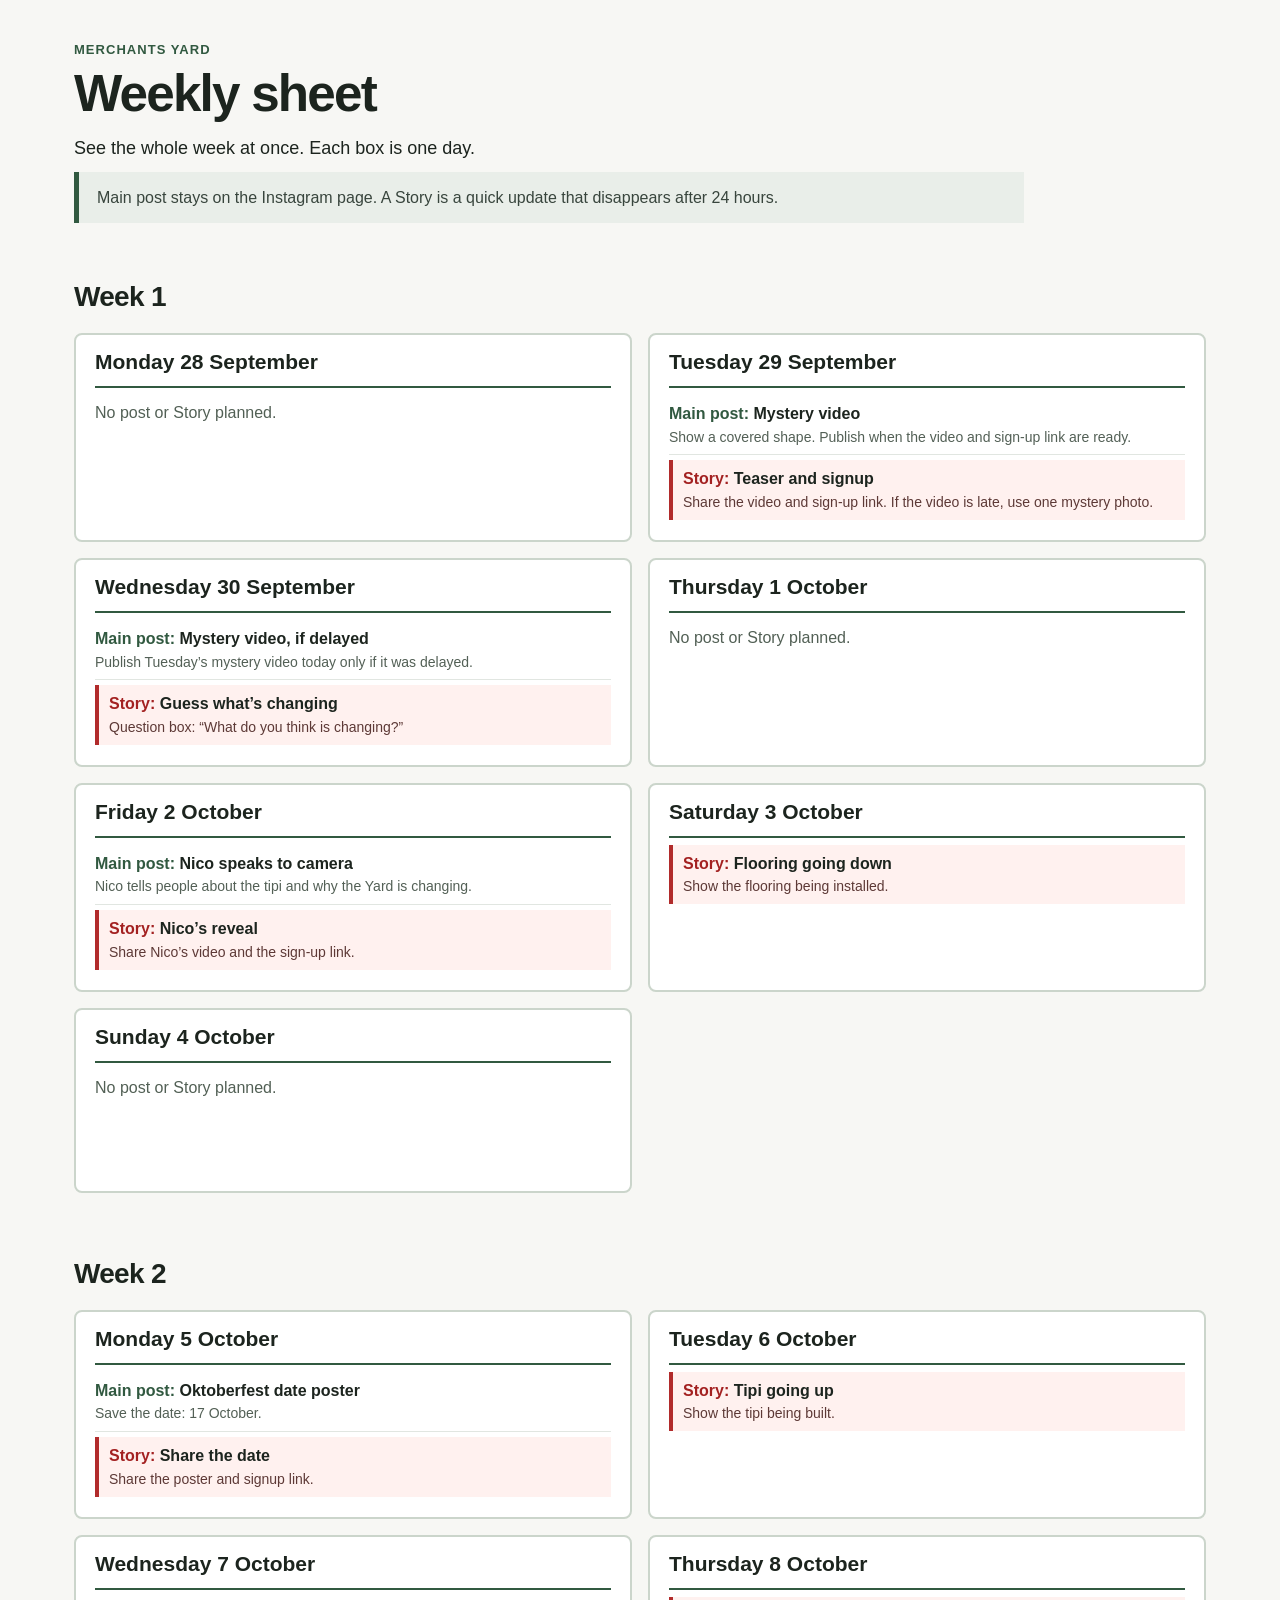
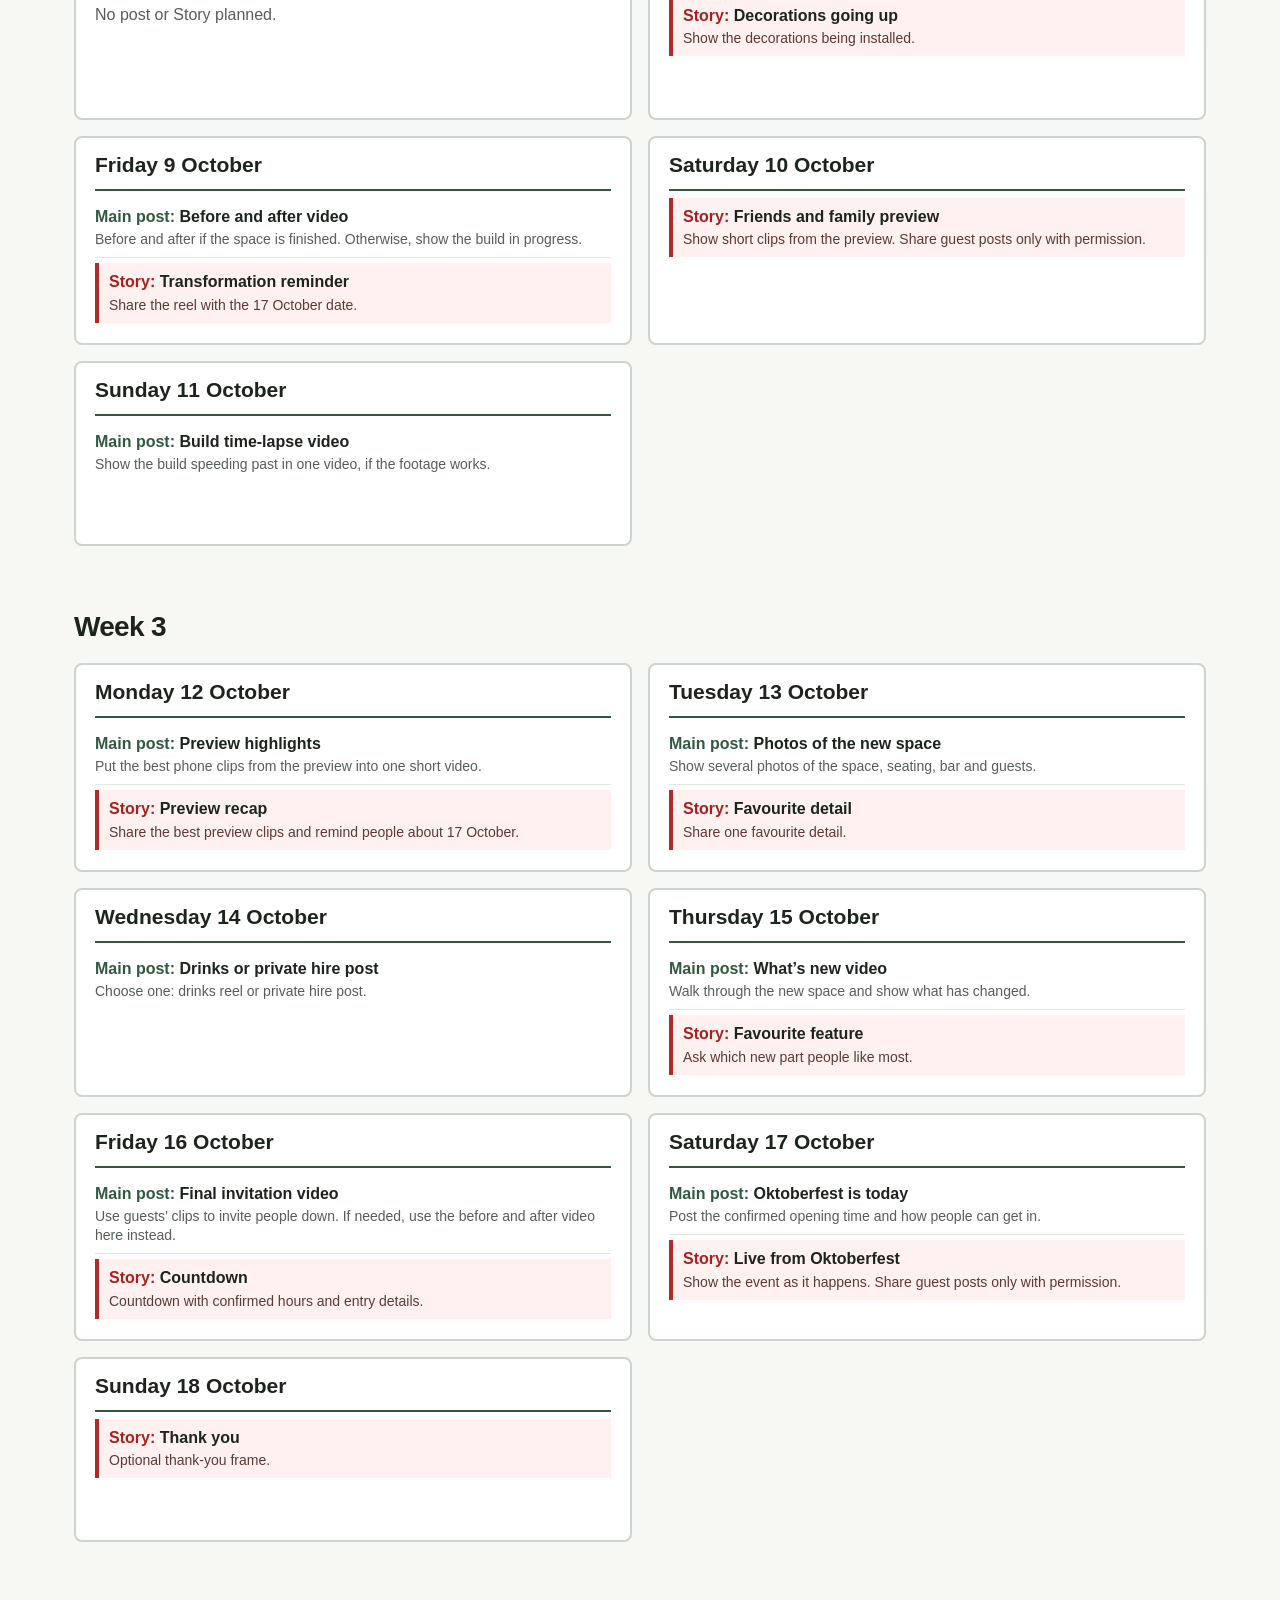
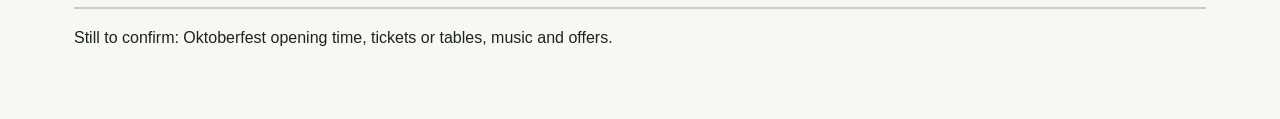
<file: plans/02_weekly_sheet_v2.html>
<!doctype html><html lang="en"><head>
<meta charset="utf-8"><meta name="viewport" content="width=device-width, initial-scale=1">
<meta name="robots" content="noindex,nofollow">
<title>Merchants Yard | Weekly sheet</title><style>
*{box-sizing:border-box}body{margin:0;background:#f7f7f4;color:#1c241e;font-family:Arial,Helvetica,sans-serif}
a{color:inherit}header{max-width:1180px;margin:auto;padding:42px 24px 28px}
.eyebrow{color:#315940;font-size:13px;font-weight:800;letter-spacing:.08em;text-transform:uppercase}
h1{font-size:clamp(34px,4vw,52px);line-height:1.05;letter-spacing:-.035em;margin:10px 0 14px}
.intro{max-width:900px;font-size:18px;line-height:1.5;margin:0 0 10px}
.legend{max-width:950px;font-size:16px;line-height:1.45;color:#38453d;margin:0;padding:14px 18px;background:#e9eee9;border-left:5px solid #315940}
main{max-width:1180px;margin:auto;padding:0 24px 70px}h2{font-size:28px;letter-spacing:-.025em;margin:0 0 20px}
.week{margin:28px 0 65px}.week-note{font-size:17px;color:#455249;margin:-12px 0 22px}
.missing{font-size:16px;line-height:1.4;border-top:2px solid #c7d0c8;padding-top:18px;margin:40px 0 0}
@media(max-width:700px){header{padding:28px 18px 24px}main{padding:0 18px 50px}}
@media print{body{background:white}.week{break-before:page}}

.tiles{display:grid;grid-template-columns:1fr 1fr;gap:16px}.tile{background:white;border:2px solid #cbd5cb;border-radius:8px;padding:0 19px 15px;min-height:185px}
.tile-date{font-size:21px;font-weight:800;padding:15px 0 12px;border-bottom:2px solid #315940;margin-bottom:7px}
.line{font-size:16px;line-height:1.35;padding:8px 0;border-bottom:1px solid #e1e6e1}.line:last-child{border-bottom:0}
.line b{color:#315940}.line strong{font-weight:700}.line small{display:block;color:#536056;font-size:14px;margin:3px 0 0 0}
.line.story{background:#fff1ef;border-left:4px solid #b12b2b;padding:8px 10px;margin:5px 0}
.line.story b{color:#a32121}.line.story small{color:#5d3936}
.tile p{font-size:16px;color:#526055}.week{margin-top:30px}
@media(max-width:800px){.tiles{grid-template-columns:1fr}}
</style></head><body><header><div class="eyebrow">Merchants Yard</div><h1>Weekly sheet</h1><p class="intro">See the whole week at once. Each box is one day.</p><p class="legend">Main post stays on the Instagram page. A Story is a quick update that disappears after 24 hours.</p></header><main><section class="week"><h2>Week 1</h2><div class="tiles"><article class="tile"><div class="tile-date">Monday 28 September</div><p>No post or Story planned.</p></article><article class="tile"><div class="tile-date">Tuesday 29 September</div><div class="line"><b>Main post:</b> <strong>Mystery video</strong><small>Show a covered shape. Publish when the video and sign-up link are ready.</small></div><div class="line story"><b>Story:</b> <strong>Teaser and signup</strong><small>Share the video and sign-up link. If the video is late, use one mystery photo.</small></div></article><article class="tile"><div class="tile-date">Wednesday 30 September</div><div class="line"><b>Main post:</b> <strong>Mystery video, if delayed</strong><small>Publish Tuesday’s mystery video today only if it was delayed.</small></div><div class="line story"><b>Story:</b> <strong>Guess what’s changing</strong><small>Question box: “What do you think is changing?”</small></div></article><article class="tile"><div class="tile-date">Thursday 1 October</div><p>No post or Story planned.</p></article><article class="tile"><div class="tile-date">Friday 2 October</div><div class="line"><b>Main post:</b> <strong>Nico speaks to camera</strong><small>Nico tells people about the tipi and why the Yard is changing.</small></div><div class="line story"><b>Story:</b> <strong>Nico’s reveal</strong><small>Share Nico’s video and the sign-up link.</small></div></article><article class="tile"><div class="tile-date">Saturday 3 October</div><div class="line story"><b>Story:</b> <strong>Flooring going down</strong><small>Show the flooring being installed.</small></div></article><article class="tile"><div class="tile-date">Sunday 4 October</div><p>No post or Story planned.</p></article></div></section><section class="week"><h2>Week 2</h2><div class="tiles"><article class="tile"><div class="tile-date">Monday 5 October</div><div class="line"><b>Main post:</b> <strong>Oktoberfest date poster</strong><small>Save the date: 17 October.</small></div><div class="line story"><b>Story:</b> <strong>Share the date</strong><small>Share the poster and signup link.</small></div></article><article class="tile"><div class="tile-date">Tuesday 6 October</div><div class="line story"><b>Story:</b> <strong>Tipi going up</strong><small>Show the tipi being built.</small></div></article><article class="tile"><div class="tile-date">Wednesday 7 October</div><p>No post or Story planned.</p></article><article class="tile"><div class="tile-date">Thursday 8 October</div><div class="line story"><b>Story:</b> <strong>Decorations going up</strong><small>Show the decorations being installed.</small></div></article><article class="tile"><div class="tile-date">Friday 9 October</div><div class="line"><b>Main post:</b> <strong>Before and after video</strong><small>Before and after if the space is finished. Otherwise, show the build in progress.</small></div><div class="line story"><b>Story:</b> <strong>Transformation reminder</strong><small>Share the reel with the 17 October date.</small></div></article><article class="tile"><div class="tile-date">Saturday 10 October</div><div class="line story"><b>Story:</b> <strong>Friends and family preview</strong><small>Show short clips from the preview. Share guest posts only with permission.</small></div></article><article class="tile"><div class="tile-date">Sunday 11 October</div><div class="line"><b>Main post:</b> <strong>Build time-lapse video</strong><small>Show the build speeding past in one video, if the footage works.</small></div></article></div></section><section class="week"><h2>Week 3</h2><div class="tiles"><article class="tile"><div class="tile-date">Monday 12 October</div><div class="line"><b>Main post:</b> <strong>Preview highlights</strong><small>Put the best phone clips from the preview into one short video.</small></div><div class="line story"><b>Story:</b> <strong>Preview recap</strong><small>Share the best preview clips and remind people about 17 October.</small></div></article><article class="tile"><div class="tile-date">Tuesday 13 October</div><div class="line"><b>Main post:</b> <strong>Photos of the new space</strong><small>Show several photos of the space, seating, bar and guests.</small></div><div class="line story"><b>Story:</b> <strong>Favourite detail</strong><small>Share one favourite detail.</small></div></article><article class="tile"><div class="tile-date">Wednesday 14 October</div><div class="line"><b>Main post:</b> <strong>Drinks or private hire post</strong><small>Choose one: drinks reel or private hire post.</small></div></article><article class="tile"><div class="tile-date">Thursday 15 October</div><div class="line"><b>Main post:</b> <strong>What’s new video</strong><small>Walk through the new space and show what has changed.</small></div><div class="line story"><b>Story:</b> <strong>Favourite feature</strong><small>Ask which new part people like most.</small></div></article><article class="tile"><div class="tile-date">Friday 16 October</div><div class="line"><b>Main post:</b> <strong>Final invitation video</strong><small>Use guests’ clips to invite people down. If needed, use the before and after video here instead.</small></div><div class="line story"><b>Story:</b> <strong>Countdown</strong><small>Countdown with confirmed hours and entry details.</small></div></article><article class="tile"><div class="tile-date">Saturday 17 October</div><div class="line"><b>Main post:</b> <strong>Oktoberfest is today</strong><small>Post the confirmed opening time and how people can get in.</small></div><div class="line story"><b>Story:</b> <strong>Live from Oktoberfest</strong><small>Show the event as it happens. Share guest posts only with permission.</small></div></article><article class="tile"><div class="tile-date">Sunday 18 October</div><div class="line story"><b>Story:</b> <strong>Thank you</strong><small>Optional thank-you frame.</small></div></article></div></section><p class="missing">Still to confirm: Oktoberfest opening time, tickets or tables, music and offers.</p></main></body></html>
</file>
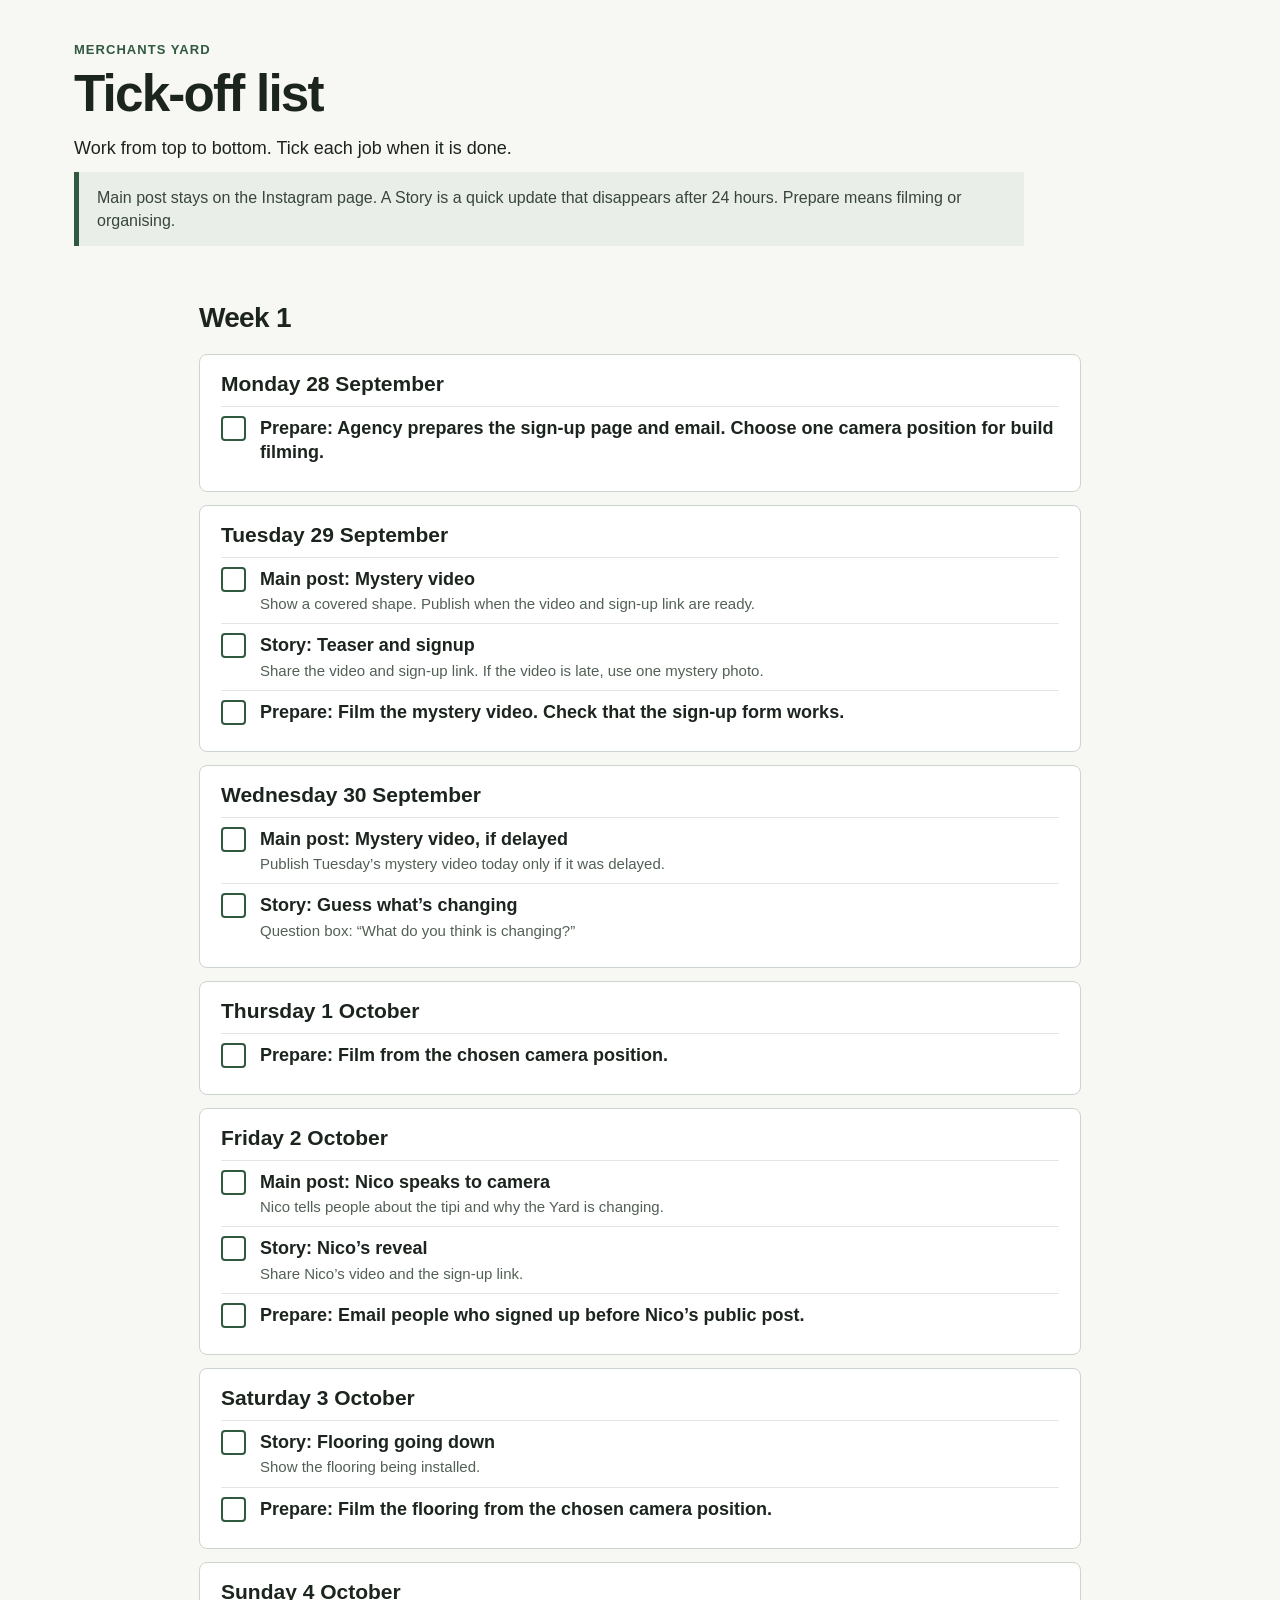
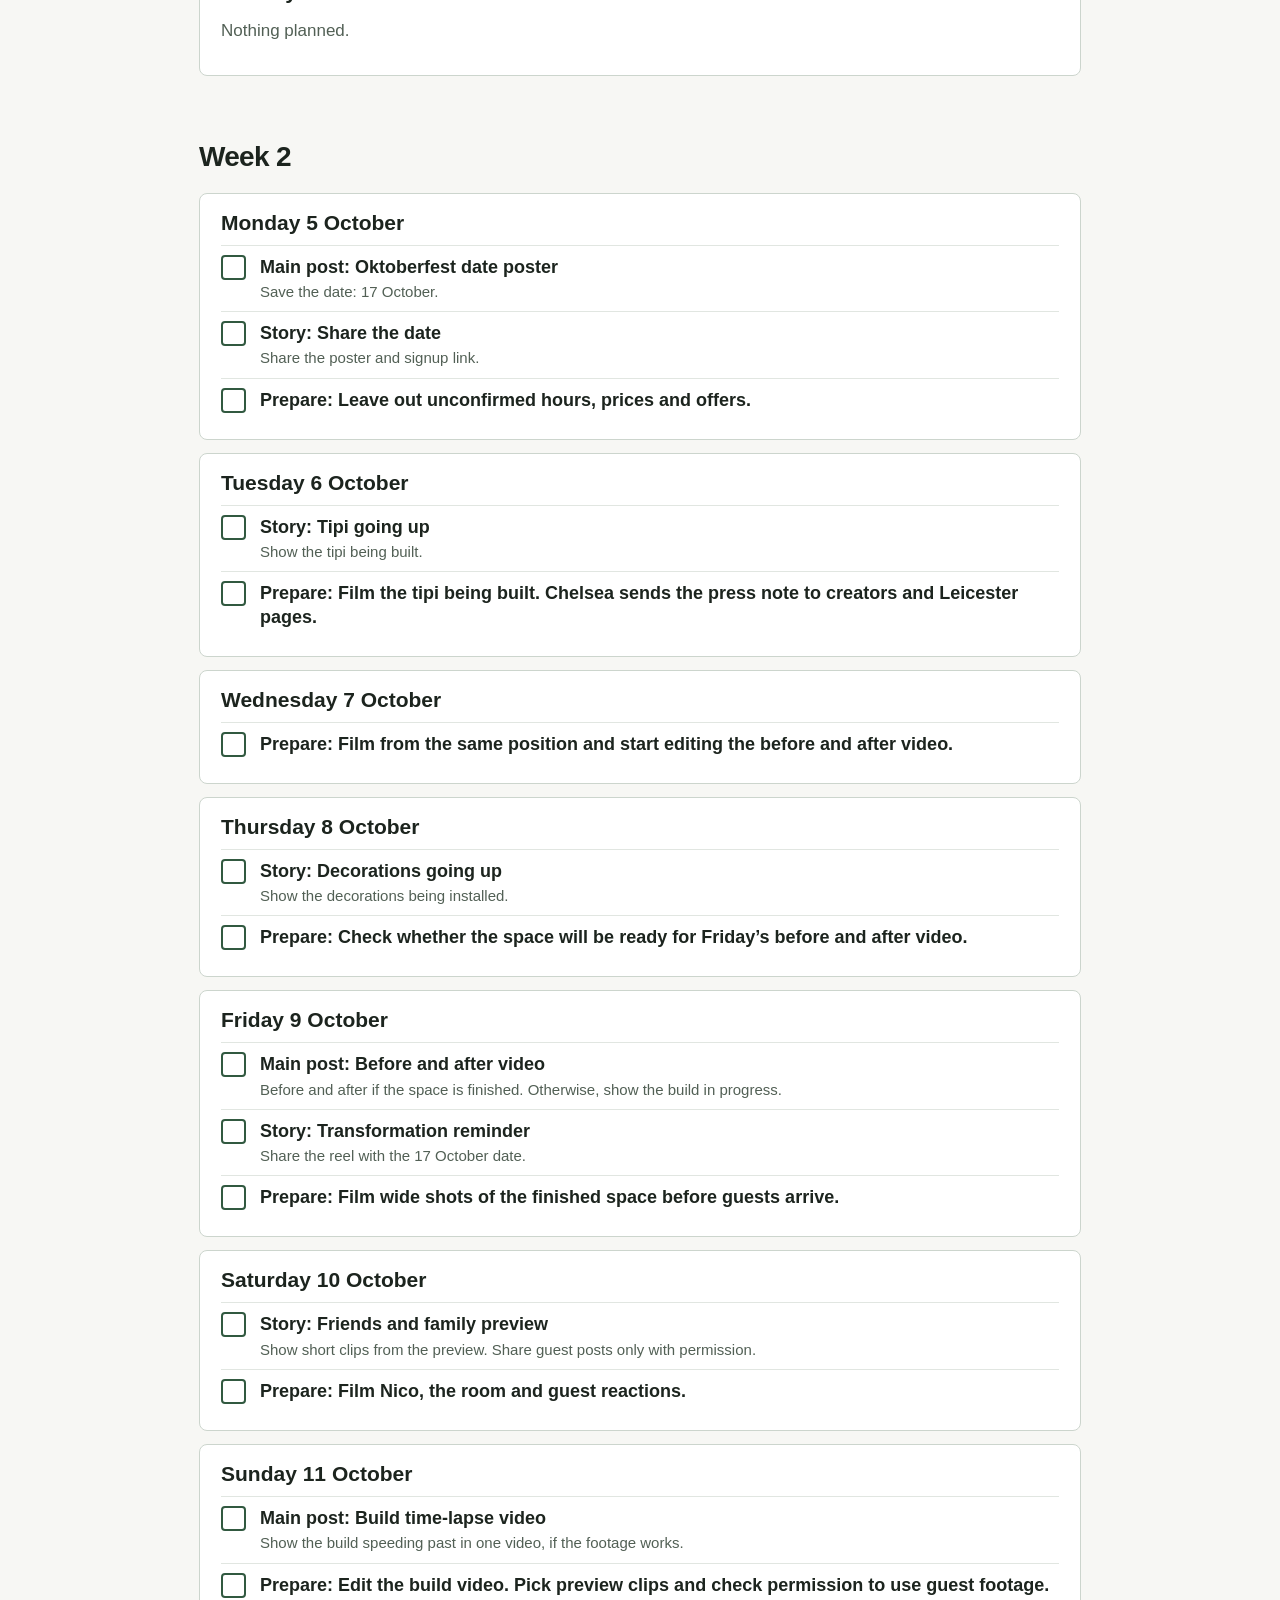
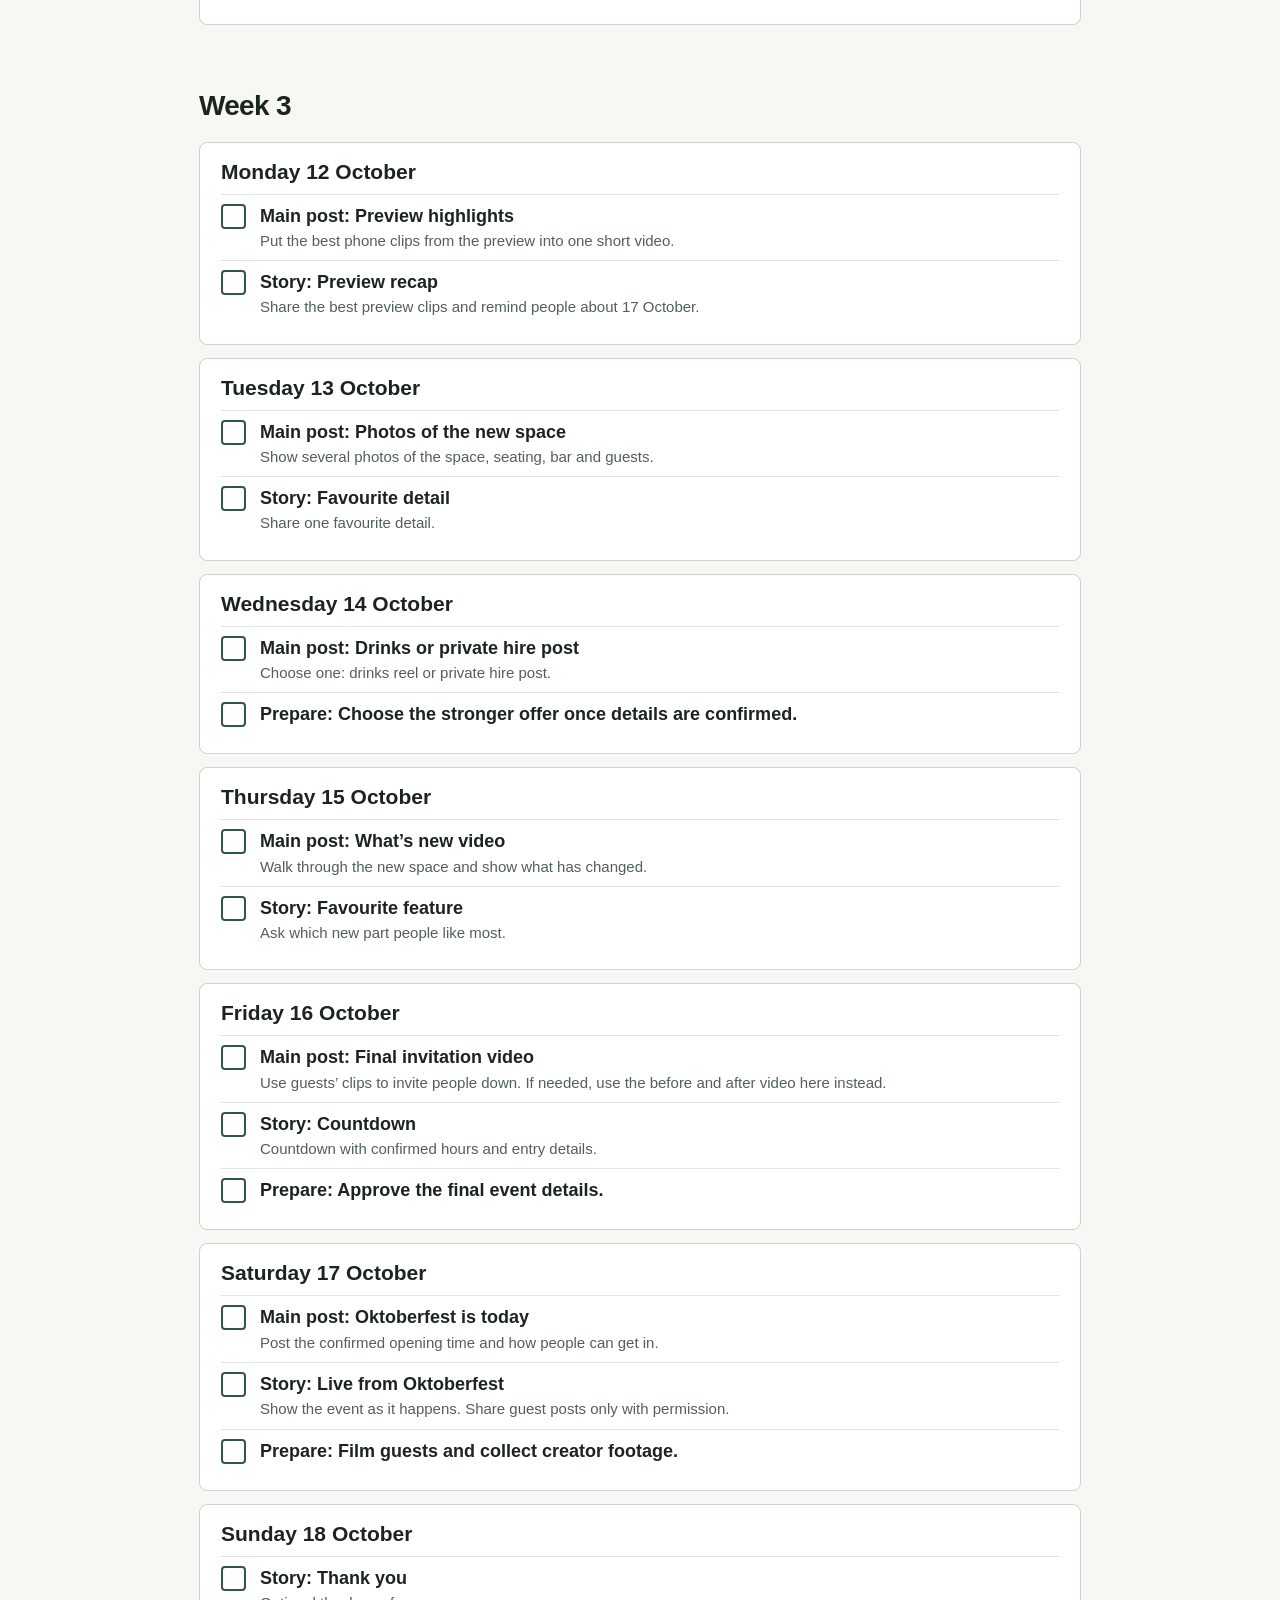
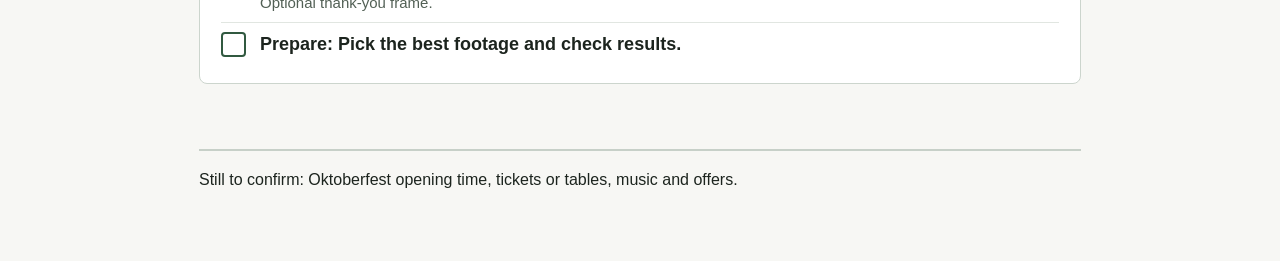
<file: plans/03_tick_off_list.html>
<!doctype html><html lang="en"><head>
<meta charset="utf-8"><meta name="viewport" content="width=device-width, initial-scale=1">
<meta name="robots" content="noindex,nofollow">
<title>Merchants Yard | Tick-off list</title><style>
*{box-sizing:border-box}body{margin:0;background:#f7f7f4;color:#1c241e;font-family:Arial,Helvetica,sans-serif}
a{color:inherit}header{max-width:1180px;margin:auto;padding:42px 24px 28px}
.eyebrow{color:#315940;font-size:13px;font-weight:800;letter-spacing:.08em;text-transform:uppercase}
h1{font-size:clamp(34px,4vw,52px);line-height:1.05;letter-spacing:-.035em;margin:10px 0 14px}
.intro{max-width:900px;font-size:18px;line-height:1.5;margin:0 0 10px}
.legend{max-width:950px;font-size:16px;line-height:1.45;color:#38453d;margin:0;padding:14px 18px;background:#e9eee9;border-left:5px solid #315940}
main{max-width:1180px;margin:auto;padding:0 24px 70px}h2{font-size:28px;letter-spacing:-.025em;margin:0 0 20px}
.week{margin:28px 0 65px}.week-note{font-size:17px;color:#455249;margin:-12px 0 22px}
.missing{font-size:16px;line-height:1.4;border-top:2px solid #c7d0c8;padding-top:18px;margin:40px 0 0}
@media(max-width:700px){header{padding:28px 18px 24px}main{padding:0 18px 50px}}
@media print{body{background:white}.week{break-before:page}}

main{max-width:930px}.check-day{background:white;border:1px solid #ccd5cd;border-radius:8px;margin:0 0 13px;padding:17px 21px}
.check-day h3{font-size:21px;margin:0 0 10px}.check-day p{font-size:17px;color:#526055}
.task{display:flex;gap:14px;align-items:flex-start;padding:9px 0;border-top:1px solid #e1e6e1;cursor:pointer}
.task input{appearance:none;width:25px;height:25px;flex:none;border:2px solid #315940;border-radius:4px;margin:0;cursor:pointer}
.task input:checked{background:#315940;box-shadow:inset 0 0 0 4px white}
.task input:focus-visible{outline:3px solid #a9c7b1;outline-offset:3px}
.task span{font-size:18px;line-height:1.35}.task small{display:block;color:#526055;font-size:15px;margin-top:3px}
.task:has(input:checked) span{color:#69766c;text-decoration:line-through}
@media print{.task input{appearance:auto}}
</style></head><body><header><div class="eyebrow">Merchants Yard</div><h1>Tick-off list</h1><p class="intro">Work from top to bottom. Tick each job when it is done.</p><p class="legend">Main post stays on the Instagram page. A Story is a quick update that disappears after 24 hours. Prepare means filming or organising.</p></header><main><section class="week"><h2>Week 1</h2><article class="check-day"><h3>Monday 28 September</h3><label class="task"><input type="checkbox" data-task="1"><span><b>Prepare: Agency prepares the sign-up page and email. Choose one camera position for build filming.</b></span></label></article><article class="check-day"><h3>Tuesday 29 September</h3><label class="task"><input type="checkbox" data-task="2"><span><b>Main post: Mystery video</b><small>Show a covered shape. Publish when the video and sign-up link are ready.</small></span></label><label class="task"><input type="checkbox" data-task="3"><span><b>Story: Teaser and signup</b><small>Share the video and sign-up link. If the video is late, use one mystery photo.</small></span></label><label class="task"><input type="checkbox" data-task="4"><span><b>Prepare: Film the mystery video. Check that the sign-up form works.</b></span></label></article><article class="check-day"><h3>Wednesday 30 September</h3><label class="task"><input type="checkbox" data-task="5"><span><b>Main post: Mystery video, if delayed</b><small>Publish Tuesday’s mystery video today only if it was delayed.</small></span></label><label class="task"><input type="checkbox" data-task="6"><span><b>Story: Guess what’s changing</b><small>Question box: “What do you think is changing?”</small></span></label></article><article class="check-day"><h3>Thursday 1 October</h3><label class="task"><input type="checkbox" data-task="7"><span><b>Prepare: Film from the chosen camera position.</b></span></label></article><article class="check-day"><h3>Friday 2 October</h3><label class="task"><input type="checkbox" data-task="8"><span><b>Main post: Nico speaks to camera</b><small>Nico tells people about the tipi and why the Yard is changing.</small></span></label><label class="task"><input type="checkbox" data-task="9"><span><b>Story: Nico’s reveal</b><small>Share Nico’s video and the sign-up link.</small></span></label><label class="task"><input type="checkbox" data-task="10"><span><b>Prepare: Email people who signed up before Nico’s public post.</b></span></label></article><article class="check-day"><h3>Saturday 3 October</h3><label class="task"><input type="checkbox" data-task="11"><span><b>Story: Flooring going down</b><small>Show the flooring being installed.</small></span></label><label class="task"><input type="checkbox" data-task="12"><span><b>Prepare: Film the flooring from the chosen camera position.</b></span></label></article><article class="check-day"><h3>Sunday 4 October</h3><p>Nothing planned.</p></article></section><section class="week"><h2>Week 2</h2><article class="check-day"><h3>Monday 5 October</h3><label class="task"><input type="checkbox" data-task="13"><span><b>Main post: Oktoberfest date poster</b><small>Save the date: 17 October.</small></span></label><label class="task"><input type="checkbox" data-task="14"><span><b>Story: Share the date</b><small>Share the poster and signup link.</small></span></label><label class="task"><input type="checkbox" data-task="15"><span><b>Prepare: Leave out unconfirmed hours, prices and offers.</b></span></label></article><article class="check-day"><h3>Tuesday 6 October</h3><label class="task"><input type="checkbox" data-task="16"><span><b>Story: Tipi going up</b><small>Show the tipi being built.</small></span></label><label class="task"><input type="checkbox" data-task="17"><span><b>Prepare: Film the tipi being built. Chelsea sends the press note to creators and Leicester pages.</b></span></label></article><article class="check-day"><h3>Wednesday 7 October</h3><label class="task"><input type="checkbox" data-task="18"><span><b>Prepare: Film from the same position and start editing the before and after video.</b></span></label></article><article class="check-day"><h3>Thursday 8 October</h3><label class="task"><input type="checkbox" data-task="19"><span><b>Story: Decorations going up</b><small>Show the decorations being installed.</small></span></label><label class="task"><input type="checkbox" data-task="20"><span><b>Prepare: Check whether the space will be ready for Friday’s before and after video.</b></span></label></article><article class="check-day"><h3>Friday 9 October</h3><label class="task"><input type="checkbox" data-task="21"><span><b>Main post: Before and after video</b><small>Before and after if the space is finished. Otherwise, show the build in progress.</small></span></label><label class="task"><input type="checkbox" data-task="22"><span><b>Story: Transformation reminder</b><small>Share the reel with the 17 October date.</small></span></label><label class="task"><input type="checkbox" data-task="23"><span><b>Prepare: Film wide shots of the finished space before guests arrive.</b></span></label></article><article class="check-day"><h3>Saturday 10 October</h3><label class="task"><input type="checkbox" data-task="24"><span><b>Story: Friends and family preview</b><small>Show short clips from the preview. Share guest posts only with permission.</small></span></label><label class="task"><input type="checkbox" data-task="25"><span><b>Prepare: Film Nico, the room and guest reactions.</b></span></label></article><article class="check-day"><h3>Sunday 11 October</h3><label class="task"><input type="checkbox" data-task="26"><span><b>Main post: Build time-lapse video</b><small>Show the build speeding past in one video, if the footage works.</small></span></label><label class="task"><input type="checkbox" data-task="27"><span><b>Prepare: Edit the build video. Pick preview clips and check permission to use guest footage.</b></span></label></article></section><section class="week"><h2>Week 3</h2><article class="check-day"><h3>Monday 12 October</h3><label class="task"><input type="checkbox" data-task="28"><span><b>Main post: Preview highlights</b><small>Put the best phone clips from the preview into one short video.</small></span></label><label class="task"><input type="checkbox" data-task="29"><span><b>Story: Preview recap</b><small>Share the best preview clips and remind people about 17 October.</small></span></label></article><article class="check-day"><h3>Tuesday 13 October</h3><label class="task"><input type="checkbox" data-task="30"><span><b>Main post: Photos of the new space</b><small>Show several photos of the space, seating, bar and guests.</small></span></label><label class="task"><input type="checkbox" data-task="31"><span><b>Story: Favourite detail</b><small>Share one favourite detail.</small></span></label></article><article class="check-day"><h3>Wednesday 14 October</h3><label class="task"><input type="checkbox" data-task="32"><span><b>Main post: Drinks or private hire post</b><small>Choose one: drinks reel or private hire post.</small></span></label><label class="task"><input type="checkbox" data-task="33"><span><b>Prepare: Choose the stronger offer once details are confirmed.</b></span></label></article><article class="check-day"><h3>Thursday 15 October</h3><label class="task"><input type="checkbox" data-task="34"><span><b>Main post: What’s new video</b><small>Walk through the new space and show what has changed.</small></span></label><label class="task"><input type="checkbox" data-task="35"><span><b>Story: Favourite feature</b><small>Ask which new part people like most.</small></span></label></article><article class="check-day"><h3>Friday 16 October</h3><label class="task"><input type="checkbox" data-task="36"><span><b>Main post: Final invitation video</b><small>Use guests’ clips to invite people down. If needed, use the before and after video here instead.</small></span></label><label class="task"><input type="checkbox" data-task="37"><span><b>Story: Countdown</b><small>Countdown with confirmed hours and entry details.</small></span></label><label class="task"><input type="checkbox" data-task="38"><span><b>Prepare: Approve the final event details.</b></span></label></article><article class="check-day"><h3>Saturday 17 October</h3><label class="task"><input type="checkbox" data-task="39"><span><b>Main post: Oktoberfest is today</b><small>Post the confirmed opening time and how people can get in.</small></span></label><label class="task"><input type="checkbox" data-task="40"><span><b>Story: Live from Oktoberfest</b><small>Show the event as it happens. Share guest posts only with permission.</small></span></label><label class="task"><input type="checkbox" data-task="41"><span><b>Prepare: Film guests and collect creator footage.</b></span></label></article><article class="check-day"><h3>Sunday 18 October</h3><label class="task"><input type="checkbox" data-task="42"><span><b>Story: Thank you</b><small>Optional thank-you frame.</small></span></label><label class="task"><input type="checkbox" data-task="43"><span><b>Prepare: Pick the best footage and check results.</b></span></label></article></section><p class="missing">Still to confirm: Oktoberfest opening time, tickets or tables, music and offers.</p></main><script>
const key='merchants-yard-simple-checklist-2026';
let saved={};try{saved=JSON.parse(localStorage.getItem(key)||'{}')}catch(e){}
document.querySelectorAll('[data-task]').forEach(box=>{box.checked=!!saved[box.dataset.task];box.addEventListener('change',()=>{saved[box.dataset.task]=box.checked;try{localStorage.setItem(key,JSON.stringify(saved))}catch(e){}})});
</script></body></html>
</file>
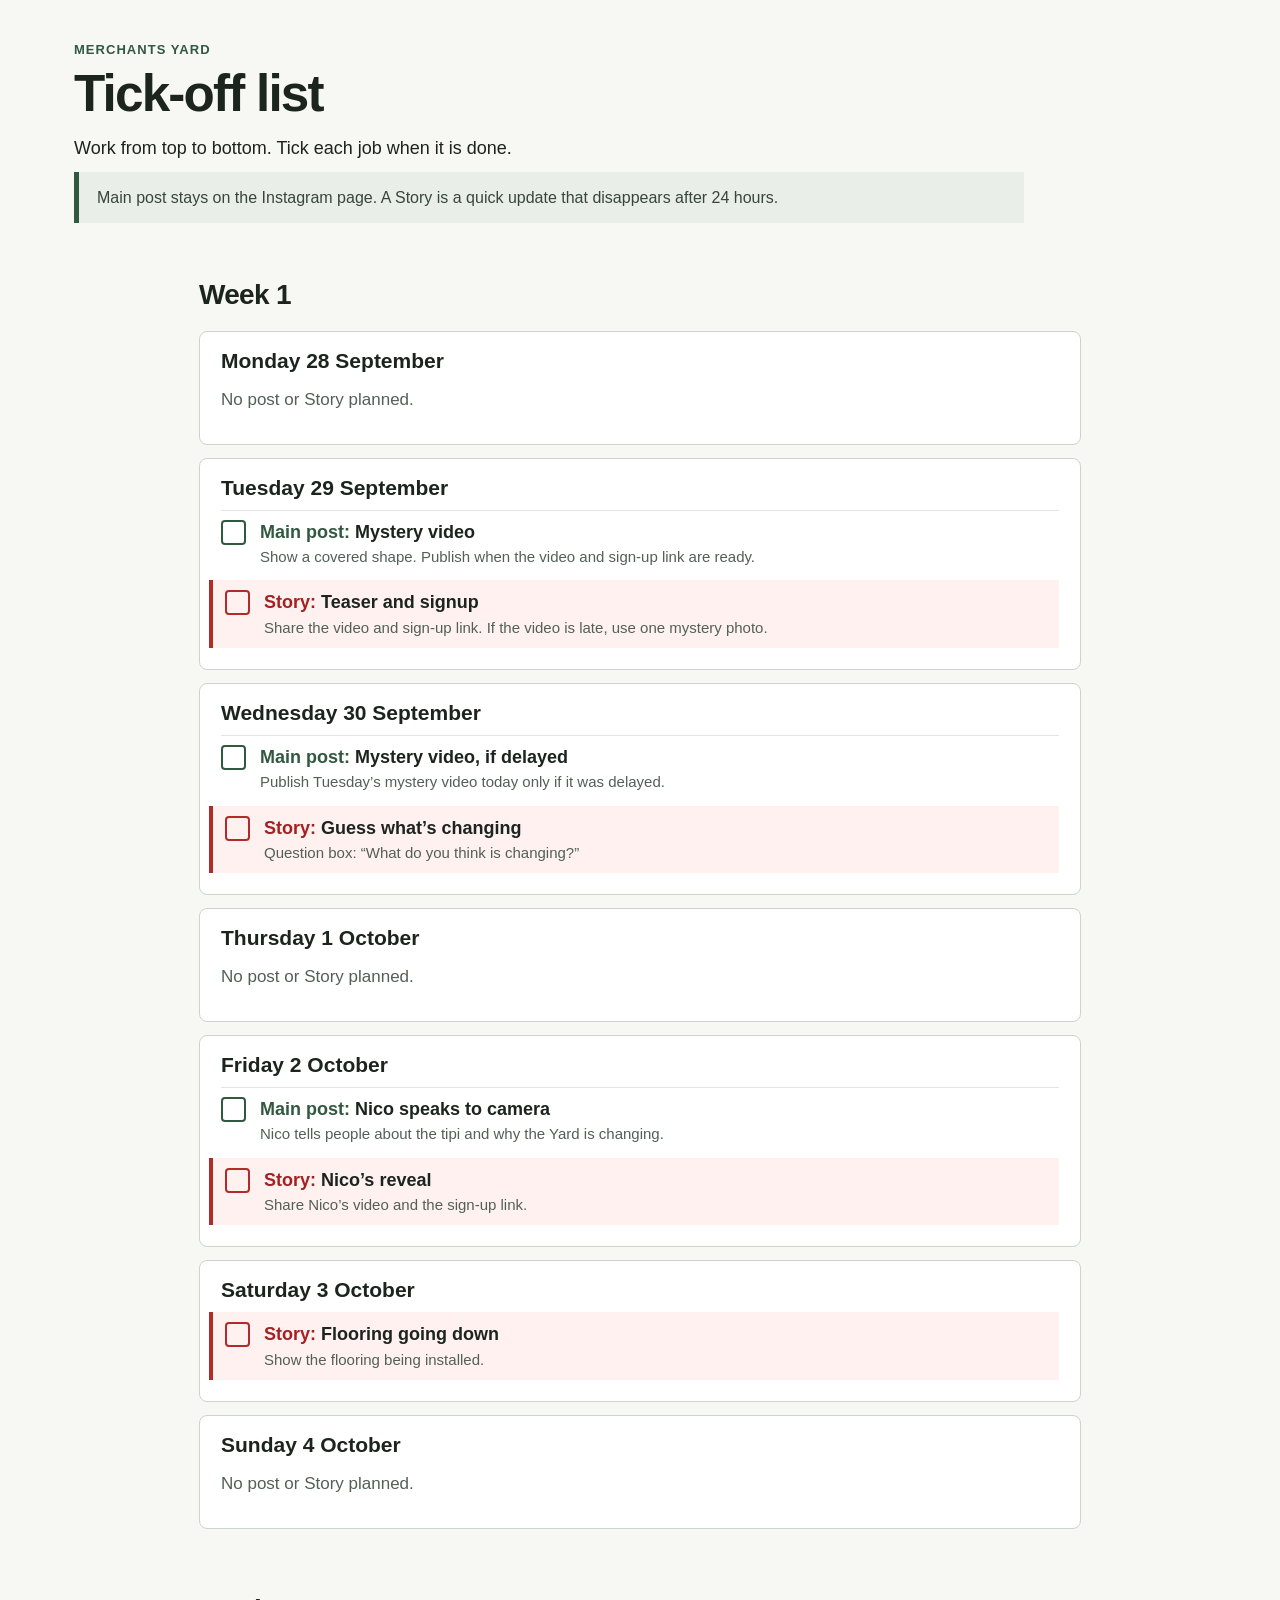
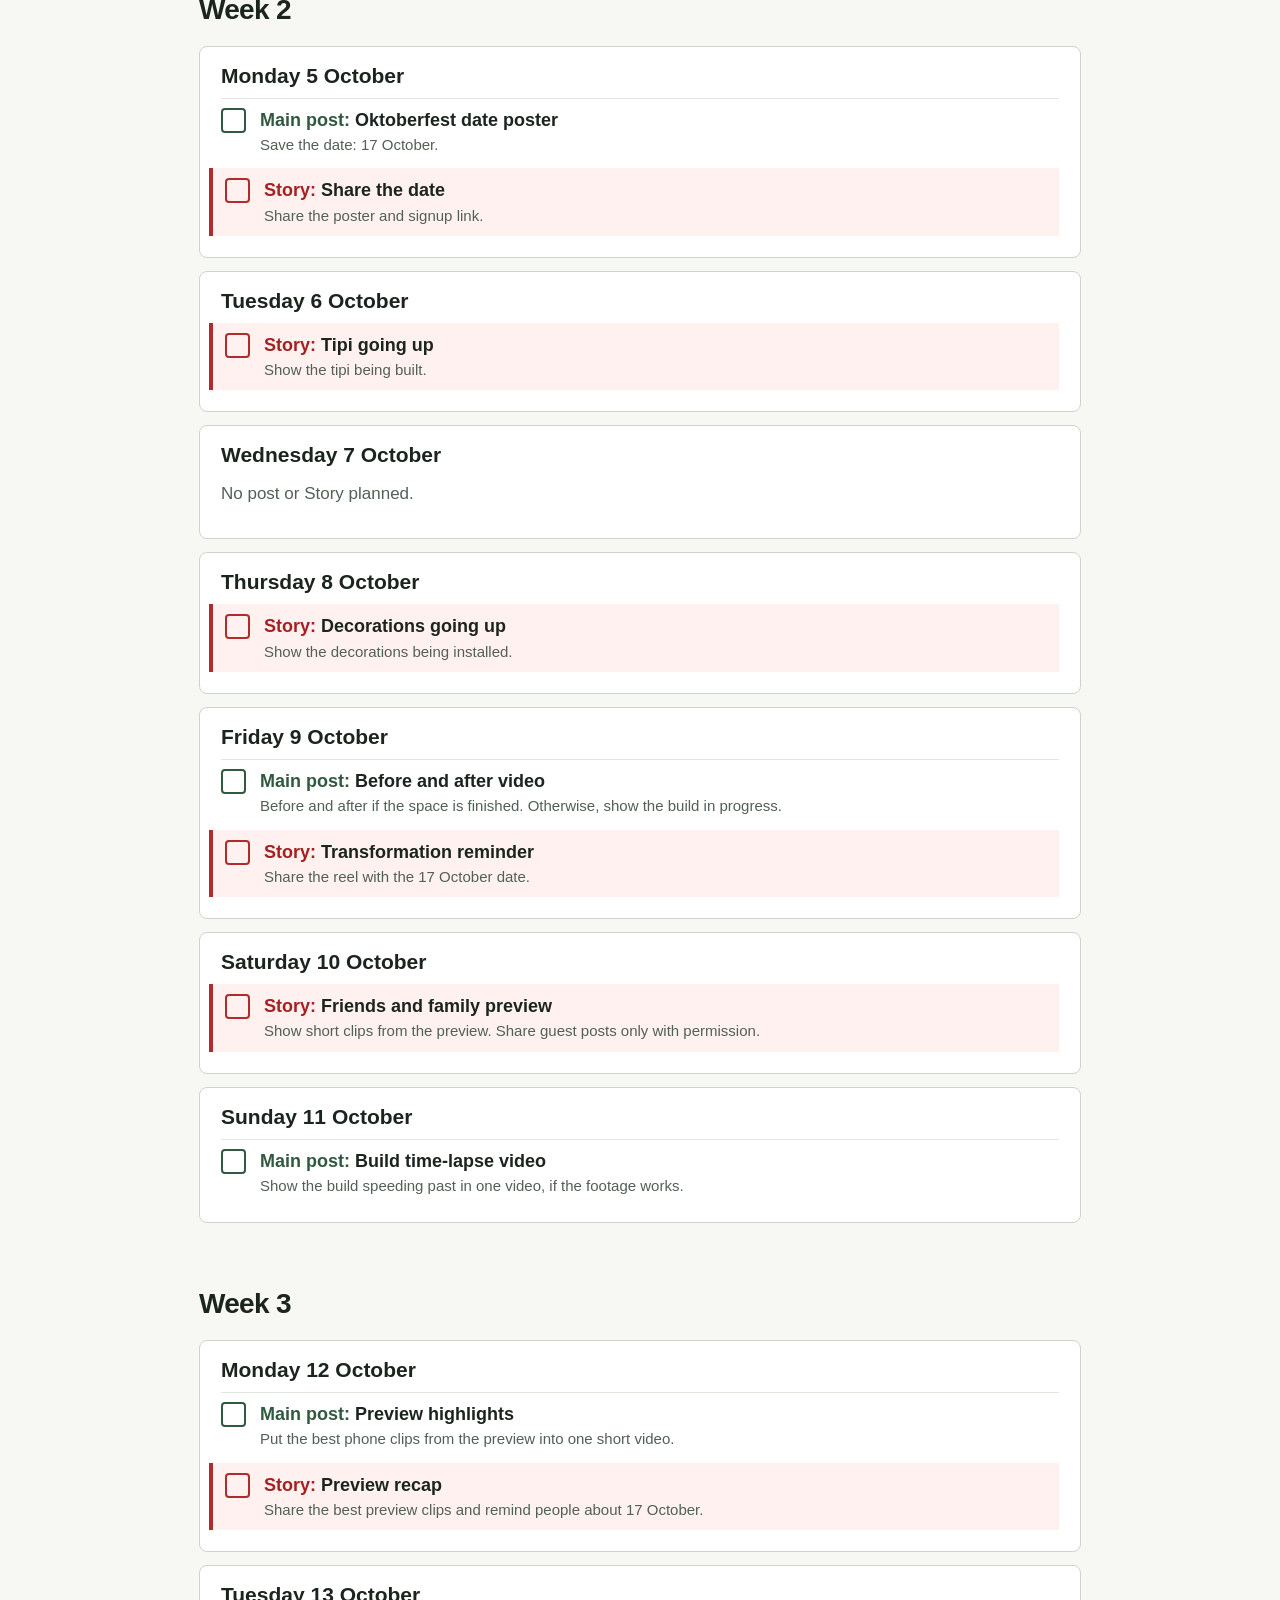
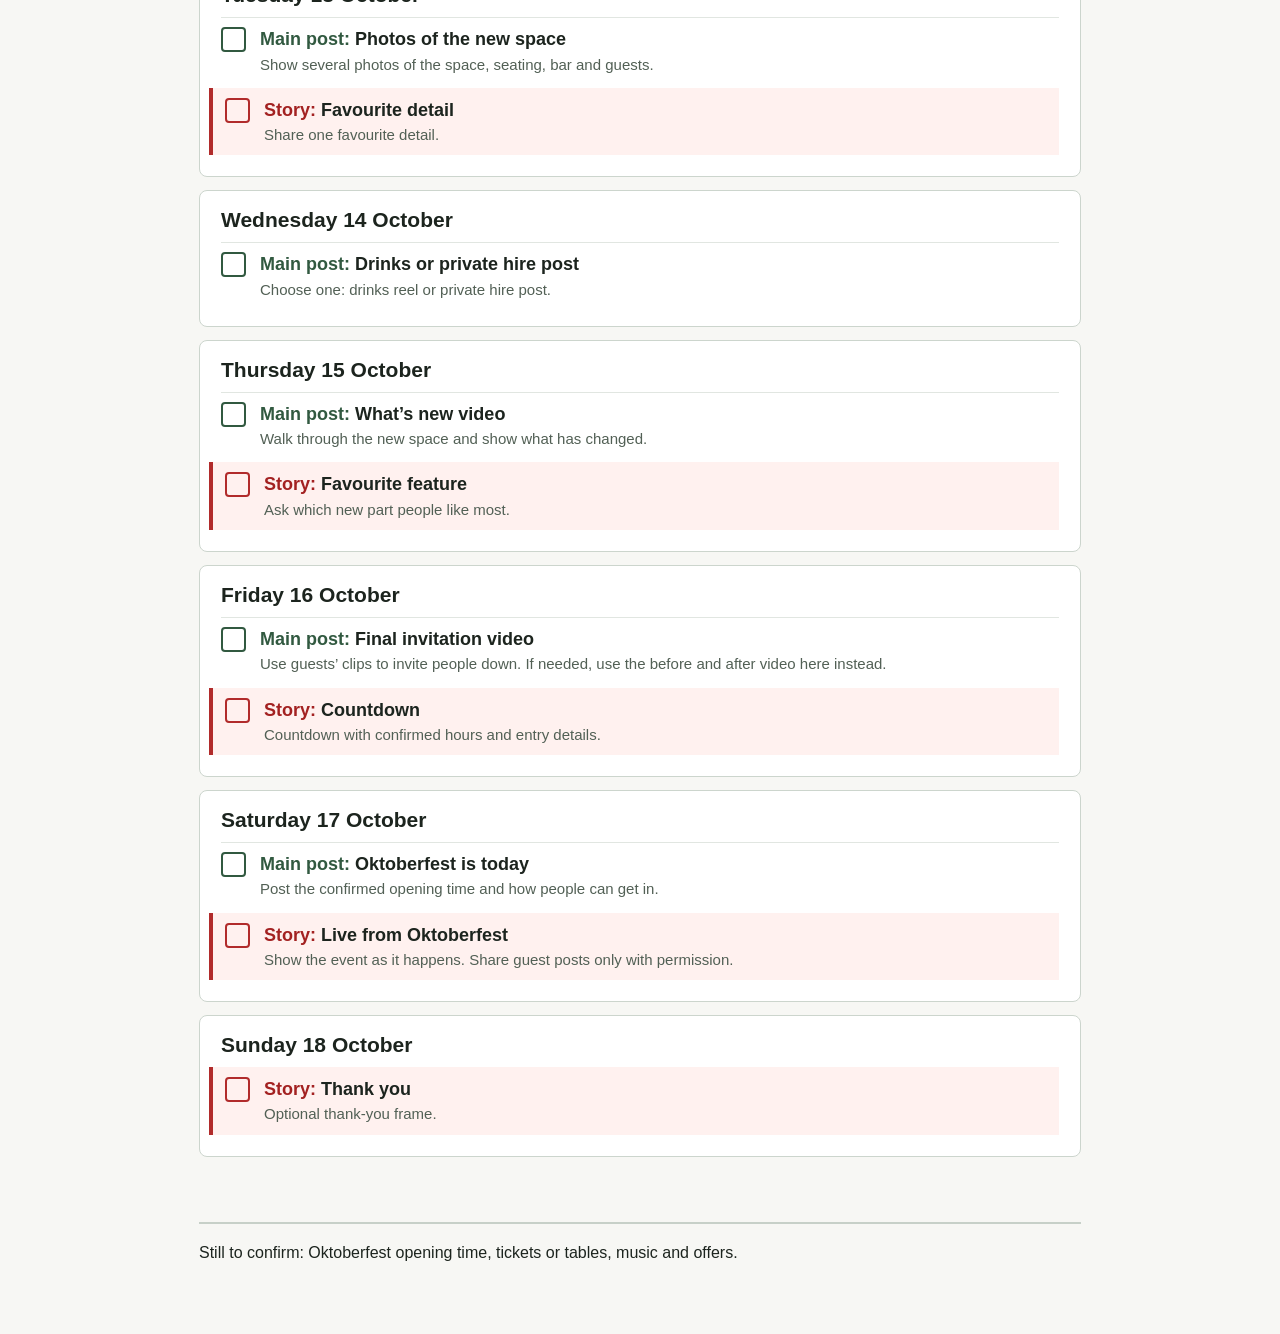
<file: plans/03_tick_off_list_v2.html>
<!doctype html><html lang="en"><head>
<meta charset="utf-8"><meta name="viewport" content="width=device-width, initial-scale=1">
<meta name="robots" content="noindex,nofollow">
<title>Merchants Yard | Tick-off list</title><style>
*{box-sizing:border-box}body{margin:0;background:#f7f7f4;color:#1c241e;font-family:Arial,Helvetica,sans-serif}
a{color:inherit}header{max-width:1180px;margin:auto;padding:42px 24px 28px}
.eyebrow{color:#315940;font-size:13px;font-weight:800;letter-spacing:.08em;text-transform:uppercase}
h1{font-size:clamp(34px,4vw,52px);line-height:1.05;letter-spacing:-.035em;margin:10px 0 14px}
.intro{max-width:900px;font-size:18px;line-height:1.5;margin:0 0 10px}
.legend{max-width:950px;font-size:16px;line-height:1.45;color:#38453d;margin:0;padding:14px 18px;background:#e9eee9;border-left:5px solid #315940}
main{max-width:1180px;margin:auto;padding:0 24px 70px}h2{font-size:28px;letter-spacing:-.025em;margin:0 0 20px}
.week{margin:28px 0 65px}.week-note{font-size:17px;color:#455249;margin:-12px 0 22px}
.missing{font-size:16px;line-height:1.4;border-top:2px solid #c7d0c8;padding-top:18px;margin:40px 0 0}
@media(max-width:700px){header{padding:28px 18px 24px}main{padding:0 18px 50px}}
@media print{body{background:white}.week{break-before:page}}

main{max-width:930px}.check-day{background:white;border:1px solid #ccd5cd;border-radius:8px;margin:0 0 13px;padding:17px 21px}
.check-day h3{font-size:21px;margin:0 0 10px}.check-day p{font-size:17px;color:#526055}
.task{display:flex;gap:14px;align-items:flex-start;padding:9px 0;border-top:1px solid #e1e6e1;cursor:pointer}
.task input{appearance:none;width:25px;height:25px;flex:none;border:2px solid #315940;border-radius:4px;margin:0;cursor:pointer}
.task input:checked{background:#315940;box-shadow:inset 0 0 0 4px white}
.task input:focus-visible{outline:3px solid #a9c7b1;outline-offset:3px}
.task span{font-size:18px;line-height:1.35}.task small{display:block;color:#526055;font-size:15px;margin-top:3px}
.task .task-type{color:#315940}.task strong{font-weight:700}
.task.story{background:#fff1ef;border-left:4px solid #b12b2b;border-top:0;padding:10px 12px;margin:4px 0 4px -12px}
.task.story .task-type{color:#a32121}.task.story input{border-color:#b12b2b}
.task.story input:checked{background:#b12b2b}
.task:has(input:checked) span{color:#69766c;text-decoration:line-through}
@media print{.task input{appearance:auto}}
</style></head><body><header><div class="eyebrow">Merchants Yard</div><h1>Tick-off list</h1><p class="intro">Work from top to bottom. Tick each job when it is done.</p><p class="legend">Main post stays on the Instagram page. A Story is a quick update that disappears after 24 hours.</p></header><main><section class="week"><h2>Week 1</h2><article class="check-day"><h3>Monday 28 September</h3><p>No post or Story planned.</p></article><article class="check-day"><h3>Tuesday 29 September</h3><label class="task"><input type="checkbox" data-task="2"><span><b class="task-type">Main post:</b> <strong>Mystery video</strong><small>Show a covered shape. Publish when the video and sign-up link are ready.</small></span></label><label class="task story"><input type="checkbox" data-task="3"><span><b class="task-type">Story:</b> <strong>Teaser and signup</strong><small>Share the video and sign-up link. If the video is late, use one mystery photo.</small></span></label></article><article class="check-day"><h3>Wednesday 30 September</h3><label class="task"><input type="checkbox" data-task="5"><span><b class="task-type">Main post:</b> <strong>Mystery video, if delayed</strong><small>Publish Tuesday’s mystery video today only if it was delayed.</small></span></label><label class="task story"><input type="checkbox" data-task="6"><span><b class="task-type">Story:</b> <strong>Guess what’s changing</strong><small>Question box: “What do you think is changing?”</small></span></label></article><article class="check-day"><h3>Thursday 1 October</h3><p>No post or Story planned.</p></article><article class="check-day"><h3>Friday 2 October</h3><label class="task"><input type="checkbox" data-task="8"><span><b class="task-type">Main post:</b> <strong>Nico speaks to camera</strong><small>Nico tells people about the tipi and why the Yard is changing.</small></span></label><label class="task story"><input type="checkbox" data-task="9"><span><b class="task-type">Story:</b> <strong>Nico’s reveal</strong><small>Share Nico’s video and the sign-up link.</small></span></label></article><article class="check-day"><h3>Saturday 3 October</h3><label class="task story"><input type="checkbox" data-task="11"><span><b class="task-type">Story:</b> <strong>Flooring going down</strong><small>Show the flooring being installed.</small></span></label></article><article class="check-day"><h3>Sunday 4 October</h3><p>No post or Story planned.</p></article></section><section class="week"><h2>Week 2</h2><article class="check-day"><h3>Monday 5 October</h3><label class="task"><input type="checkbox" data-task="13"><span><b class="task-type">Main post:</b> <strong>Oktoberfest date poster</strong><small>Save the date: 17 October.</small></span></label><label class="task story"><input type="checkbox" data-task="14"><span><b class="task-type">Story:</b> <strong>Share the date</strong><small>Share the poster and signup link.</small></span></label></article><article class="check-day"><h3>Tuesday 6 October</h3><label class="task story"><input type="checkbox" data-task="16"><span><b class="task-type">Story:</b> <strong>Tipi going up</strong><small>Show the tipi being built.</small></span></label></article><article class="check-day"><h3>Wednesday 7 October</h3><p>No post or Story planned.</p></article><article class="check-day"><h3>Thursday 8 October</h3><label class="task story"><input type="checkbox" data-task="19"><span><b class="task-type">Story:</b> <strong>Decorations going up</strong><small>Show the decorations being installed.</small></span></label></article><article class="check-day"><h3>Friday 9 October</h3><label class="task"><input type="checkbox" data-task="21"><span><b class="task-type">Main post:</b> <strong>Before and after video</strong><small>Before and after if the space is finished. Otherwise, show the build in progress.</small></span></label><label class="task story"><input type="checkbox" data-task="22"><span><b class="task-type">Story:</b> <strong>Transformation reminder</strong><small>Share the reel with the 17 October date.</small></span></label></article><article class="check-day"><h3>Saturday 10 October</h3><label class="task story"><input type="checkbox" data-task="24"><span><b class="task-type">Story:</b> <strong>Friends and family preview</strong><small>Show short clips from the preview. Share guest posts only with permission.</small></span></label></article><article class="check-day"><h3>Sunday 11 October</h3><label class="task"><input type="checkbox" data-task="26"><span><b class="task-type">Main post:</b> <strong>Build time-lapse video</strong><small>Show the build speeding past in one video, if the footage works.</small></span></label></article></section><section class="week"><h2>Week 3</h2><article class="check-day"><h3>Monday 12 October</h3><label class="task"><input type="checkbox" data-task="28"><span><b class="task-type">Main post:</b> <strong>Preview highlights</strong><small>Put the best phone clips from the preview into one short video.</small></span></label><label class="task story"><input type="checkbox" data-task="29"><span><b class="task-type">Story:</b> <strong>Preview recap</strong><small>Share the best preview clips and remind people about 17 October.</small></span></label></article><article class="check-day"><h3>Tuesday 13 October</h3><label class="task"><input type="checkbox" data-task="30"><span><b class="task-type">Main post:</b> <strong>Photos of the new space</strong><small>Show several photos of the space, seating, bar and guests.</small></span></label><label class="task story"><input type="checkbox" data-task="31"><span><b class="task-type">Story:</b> <strong>Favourite detail</strong><small>Share one favourite detail.</small></span></label></article><article class="check-day"><h3>Wednesday 14 October</h3><label class="task"><input type="checkbox" data-task="32"><span><b class="task-type">Main post:</b> <strong>Drinks or private hire post</strong><small>Choose one: drinks reel or private hire post.</small></span></label></article><article class="check-day"><h3>Thursday 15 October</h3><label class="task"><input type="checkbox" data-task="34"><span><b class="task-type">Main post:</b> <strong>What’s new video</strong><small>Walk through the new space and show what has changed.</small></span></label><label class="task story"><input type="checkbox" data-task="35"><span><b class="task-type">Story:</b> <strong>Favourite feature</strong><small>Ask which new part people like most.</small></span></label></article><article class="check-day"><h3>Friday 16 October</h3><label class="task"><input type="checkbox" data-task="36"><span><b class="task-type">Main post:</b> <strong>Final invitation video</strong><small>Use guests’ clips to invite people down. If needed, use the before and after video here instead.</small></span></label><label class="task story"><input type="checkbox" data-task="37"><span><b class="task-type">Story:</b> <strong>Countdown</strong><small>Countdown with confirmed hours and entry details.</small></span></label></article><article class="check-day"><h3>Saturday 17 October</h3><label class="task"><input type="checkbox" data-task="39"><span><b class="task-type">Main post:</b> <strong>Oktoberfest is today</strong><small>Post the confirmed opening time and how people can get in.</small></span></label><label class="task story"><input type="checkbox" data-task="40"><span><b class="task-type">Story:</b> <strong>Live from Oktoberfest</strong><small>Show the event as it happens. Share guest posts only with permission.</small></span></label></article><article class="check-day"><h3>Sunday 18 October</h3><label class="task story"><input type="checkbox" data-task="42"><span><b class="task-type">Story:</b> <strong>Thank you</strong><small>Optional thank-you frame.</small></span></label></article></section><p class="missing">Still to confirm: Oktoberfest opening time, tickets or tables, music and offers.</p></main><script>
const key='merchants-yard-simple-checklist-2026';
let saved={};try{saved=JSON.parse(localStorage.getItem(key)||'{}')}catch(e){}
document.querySelectorAll('[data-task]').forEach(box=>{box.checked=!!saved[box.dataset.task];box.addEventListener('change',()=>{saved[box.dataset.task]=box.checked;try{localStorage.setItem(key,JSON.stringify(saved))}catch(e){}})});
</script></body></html>
</file>
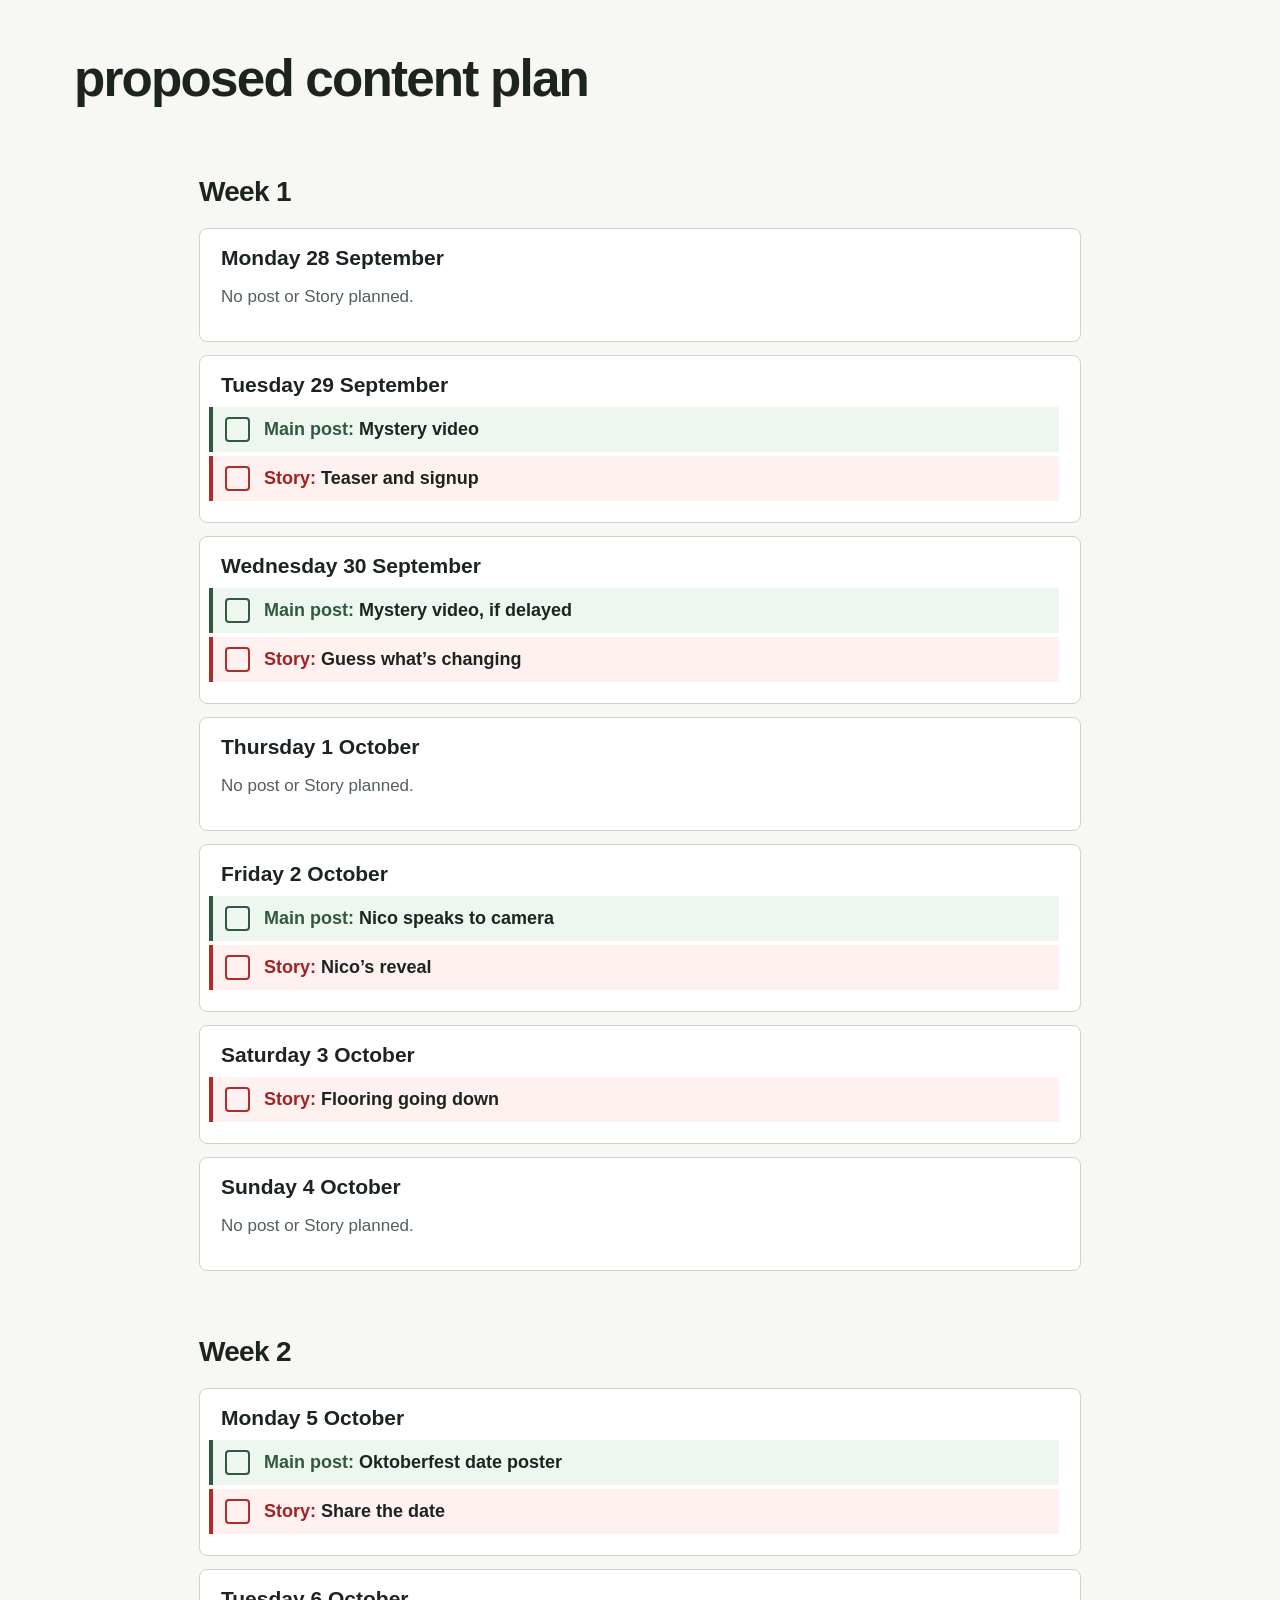
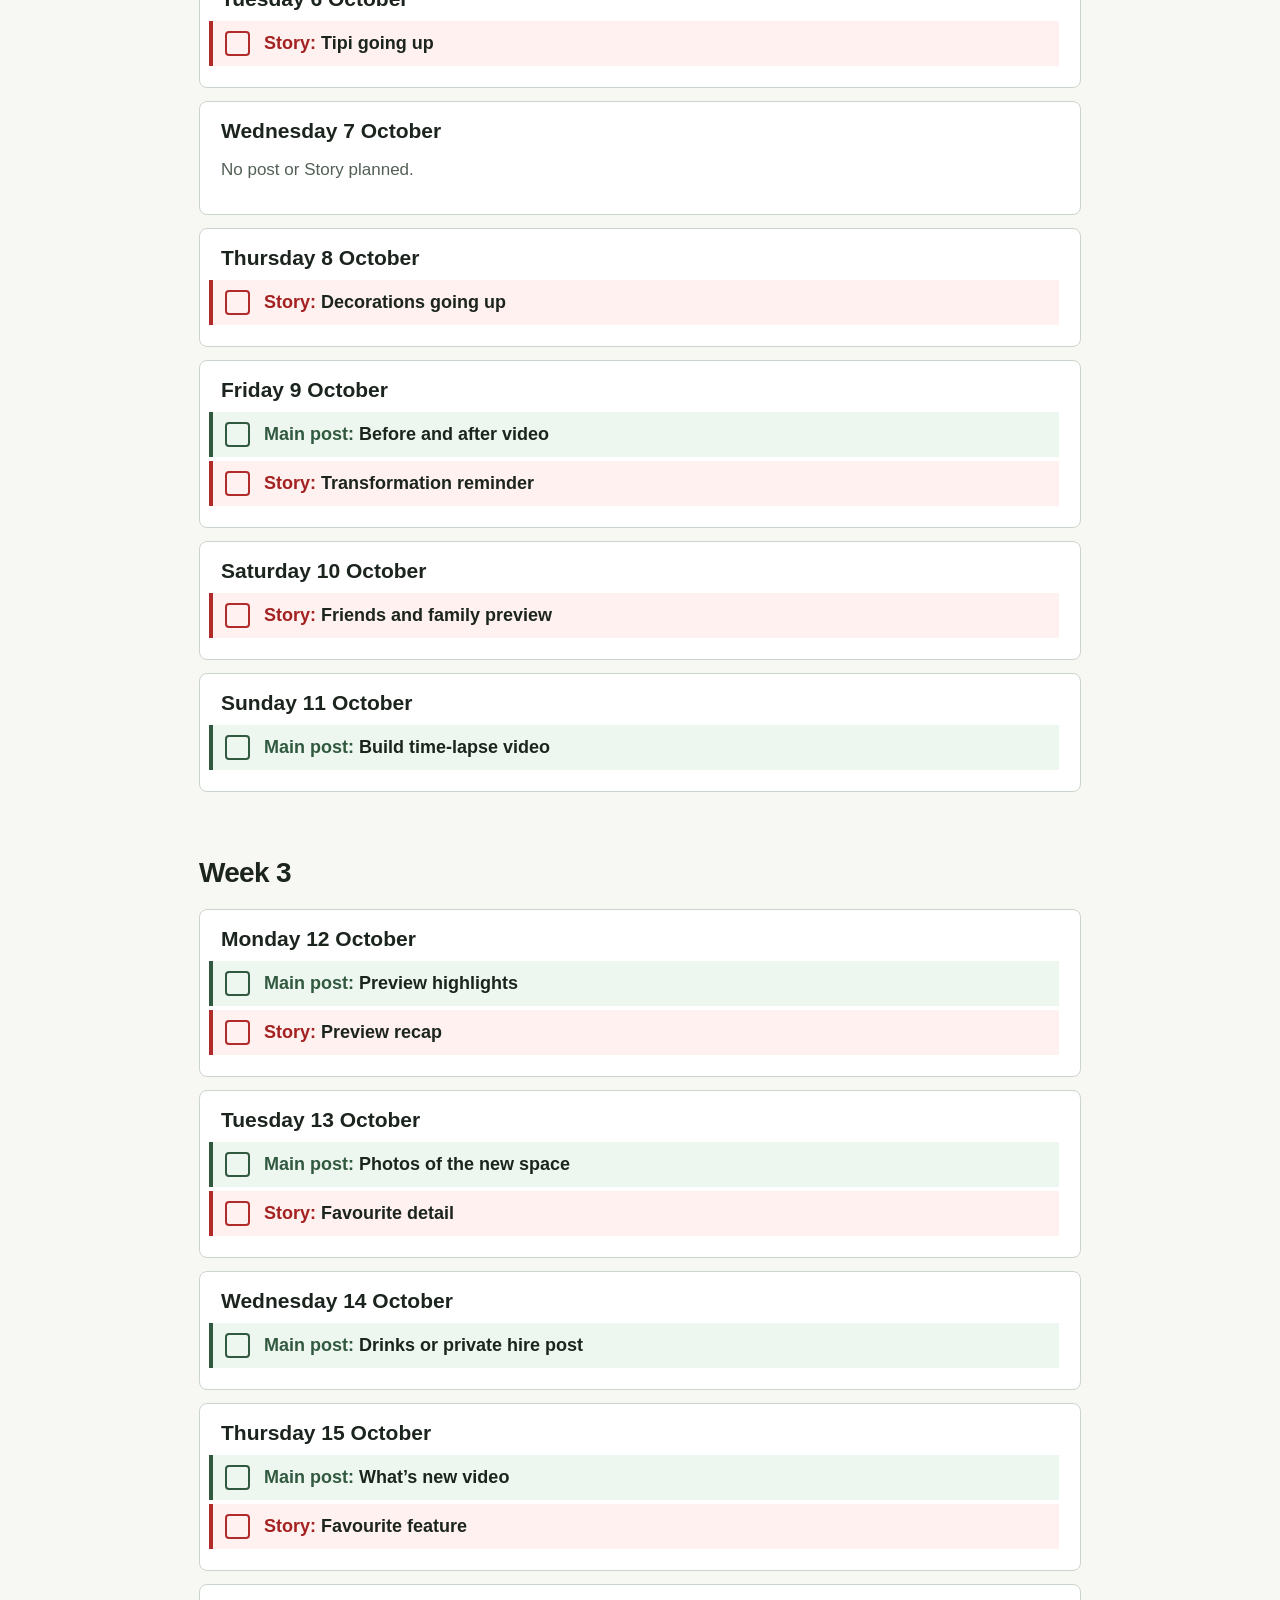
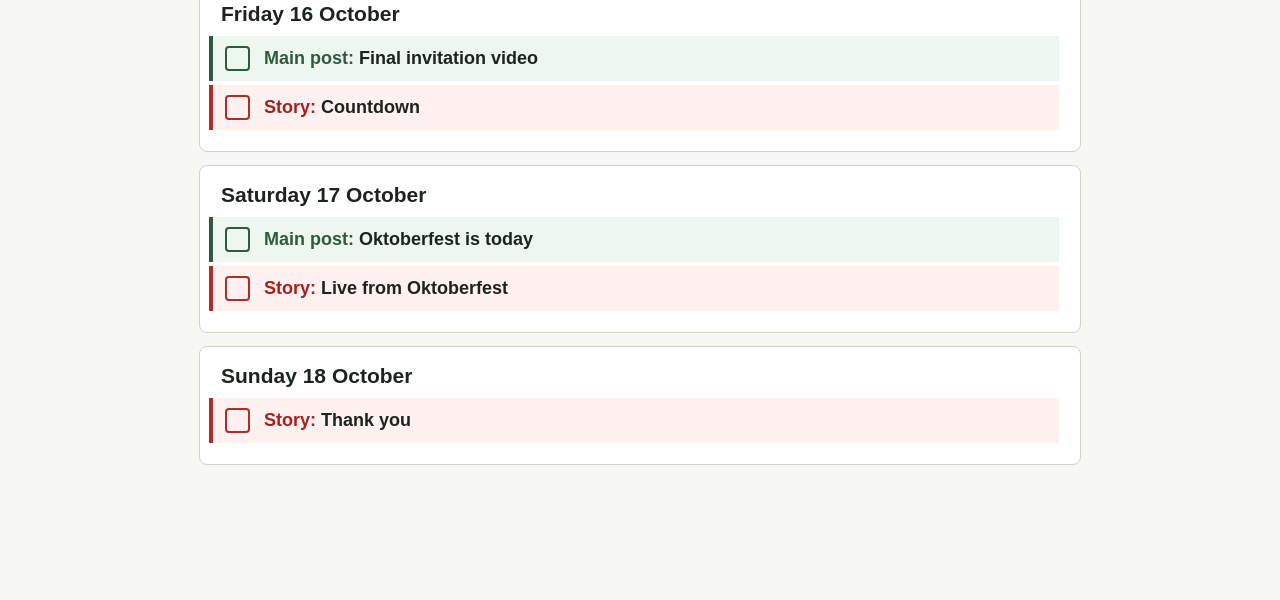
<file: plans/03_tick_off_list_v3.html>
<!doctype html><html lang="en"><head>
<meta charset="utf-8"><meta name="viewport" content="width=device-width, initial-scale=1">
<meta name="robots" content="noindex,nofollow">
<title>proposed content plan</title><style>
*{box-sizing:border-box}body{margin:0;background:#f7f7f4;color:#1c241e;font-family:Arial,Helvetica,sans-serif}
a{color:inherit}header{max-width:1180px;margin:auto;padding:42px 24px 28px}
h1{font-size:clamp(34px,4vw,52px);line-height:1.05;letter-spacing:-.035em;margin:10px 0 14px}
main{max-width:1180px;margin:auto;padding:0 24px 70px}h2{font-size:28px;letter-spacing:-.025em;margin:0 0 20px}
.week{margin:28px 0 65px}.week-note{font-size:17px;color:#455249;margin:-12px 0 22px}
@media(max-width:700px){header{padding:28px 18px 24px}main{padding:0 18px 50px}}
@media print{body{background:white}.week{break-before:page}}

main{max-width:930px}.check-day{background:white;border:1px solid #ccd5cd;border-radius:8px;margin:0 0 13px;padding:17px 21px}
.check-day h3{font-size:21px;margin:0 0 10px}.check-day p{font-size:17px;color:#526055}
.task{display:flex;gap:14px;align-items:flex-start;padding:9px 0;border-top:1px solid #e1e6e1;cursor:pointer}
.task input{appearance:none;width:25px;height:25px;flex:none;border:2px solid #315940;border-radius:4px;margin:0;cursor:pointer}
.task input:checked{background:#315940;box-shadow:inset 0 0 0 4px white}
.task input:focus-visible{outline:3px solid #a9c7b1;outline-offset:3px}
.task span{font-size:18px;line-height:1.35}
.task .task-type{color:#315940}.task strong{font-weight:700}
.task:not(.story){background:#eef7ef;border-left:4px solid #315940;border-top:0;padding:10px 12px;margin:4px 0 4px -12px}
.task.story{background:#fff1ef;border-left:4px solid #b12b2b;border-top:0;padding:10px 12px;margin:4px 0 4px -12px}
.task.story .task-type{color:#a32121}.task.story input{border-color:#b12b2b}
.task.story input:checked{background:#b12b2b}
.task:has(input:checked) span{color:#69766c;text-decoration:line-through}
@media print{.task input{appearance:auto}}
</style></head><body><header><h1>proposed content plan</h1></header><main><section class="week"><h2>Week 1</h2><article class="check-day"><h3>Monday 28 September</h3><p>No post or Story planned.</p></article><article class="check-day"><h3>Tuesday 29 September</h3><label class="task"><input type="checkbox" data-task="2"><span><b class="task-type">Main post:</b> <strong>Mystery video</strong></span></label><label class="task story"><input type="checkbox" data-task="3"><span><b class="task-type">Story:</b> <strong>Teaser and signup</strong></span></label></article><article class="check-day"><h3>Wednesday 30 September</h3><label class="task"><input type="checkbox" data-task="5"><span><b class="task-type">Main post:</b> <strong>Mystery video, if delayed</strong></span></label><label class="task story"><input type="checkbox" data-task="6"><span><b class="task-type">Story:</b> <strong>Guess what’s changing</strong></span></label></article><article class="check-day"><h3>Thursday 1 October</h3><p>No post or Story planned.</p></article><article class="check-day"><h3>Friday 2 October</h3><label class="task"><input type="checkbox" data-task="8"><span><b class="task-type">Main post:</b> <strong>Nico speaks to camera</strong></span></label><label class="task story"><input type="checkbox" data-task="9"><span><b class="task-type">Story:</b> <strong>Nico’s reveal</strong></span></label></article><article class="check-day"><h3>Saturday 3 October</h3><label class="task story"><input type="checkbox" data-task="11"><span><b class="task-type">Story:</b> <strong>Flooring going down</strong></span></label></article><article class="check-day"><h3>Sunday 4 October</h3><p>No post or Story planned.</p></article></section><section class="week"><h2>Week 2</h2><article class="check-day"><h3>Monday 5 October</h3><label class="task"><input type="checkbox" data-task="13"><span><b class="task-type">Main post:</b> <strong>Oktoberfest date poster</strong></span></label><label class="task story"><input type="checkbox" data-task="14"><span><b class="task-type">Story:</b> <strong>Share the date</strong></span></label></article><article class="check-day"><h3>Tuesday 6 October</h3><label class="task story"><input type="checkbox" data-task="16"><span><b class="task-type">Story:</b> <strong>Tipi going up</strong></span></label></article><article class="check-day"><h3>Wednesday 7 October</h3><p>No post or Story planned.</p></article><article class="check-day"><h3>Thursday 8 October</h3><label class="task story"><input type="checkbox" data-task="19"><span><b class="task-type">Story:</b> <strong>Decorations going up</strong></span></label></article><article class="check-day"><h3>Friday 9 October</h3><label class="task"><input type="checkbox" data-task="21"><span><b class="task-type">Main post:</b> <strong>Before and after video</strong></span></label><label class="task story"><input type="checkbox" data-task="22"><span><b class="task-type">Story:</b> <strong>Transformation reminder</strong></span></label></article><article class="check-day"><h3>Saturday 10 October</h3><label class="task story"><input type="checkbox" data-task="24"><span><b class="task-type">Story:</b> <strong>Friends and family preview</strong></span></label></article><article class="check-day"><h3>Sunday 11 October</h3><label class="task"><input type="checkbox" data-task="26"><span><b class="task-type">Main post:</b> <strong>Build time-lapse video</strong></span></label></article></section><section class="week"><h2>Week 3</h2><article class="check-day"><h3>Monday 12 October</h3><label class="task"><input type="checkbox" data-task="28"><span><b class="task-type">Main post:</b> <strong>Preview highlights</strong></span></label><label class="task story"><input type="checkbox" data-task="29"><span><b class="task-type">Story:</b> <strong>Preview recap</strong></span></label></article><article class="check-day"><h3>Tuesday 13 October</h3><label class="task"><input type="checkbox" data-task="30"><span><b class="task-type">Main post:</b> <strong>Photos of the new space</strong></span></label><label class="task story"><input type="checkbox" data-task="31"><span><b class="task-type">Story:</b> <strong>Favourite detail</strong></span></label></article><article class="check-day"><h3>Wednesday 14 October</h3><label class="task"><input type="checkbox" data-task="32"><span><b class="task-type">Main post:</b> <strong>Drinks or private hire post</strong></span></label></article><article class="check-day"><h3>Thursday 15 October</h3><label class="task"><input type="checkbox" data-task="34"><span><b class="task-type">Main post:</b> <strong>What’s new video</strong></span></label><label class="task story"><input type="checkbox" data-task="35"><span><b class="task-type">Story:</b> <strong>Favourite feature</strong></span></label></article><article class="check-day"><h3>Friday 16 October</h3><label class="task"><input type="checkbox" data-task="36"><span><b class="task-type">Main post:</b> <strong>Final invitation video</strong></span></label><label class="task story"><input type="checkbox" data-task="37"><span><b class="task-type">Story:</b> <strong>Countdown</strong></span></label></article><article class="check-day"><h3>Saturday 17 October</h3><label class="task"><input type="checkbox" data-task="39"><span><b class="task-type">Main post:</b> <strong>Oktoberfest is today</strong></span></label><label class="task story"><input type="checkbox" data-task="40"><span><b class="task-type">Story:</b> <strong>Live from Oktoberfest</strong></span></label></article><article class="check-day"><h3>Sunday 18 October</h3><label class="task story"><input type="checkbox" data-task="42"><span><b class="task-type">Story:</b> <strong>Thank you</strong></span></label></article></section></main><script>
const key='merchants-yard-simple-checklist-2026';
let saved={};try{saved=JSON.parse(localStorage.getItem(key)||'{}')}catch(e){}
document.querySelectorAll('[data-task]').forEach(box=>{box.checked=!!saved[box.dataset.task];box.addEventListener('change',()=>{saved[box.dataset.task]=box.checked;try{localStorage.setItem(key,JSON.stringify(saved))}catch(e){}})});
</script></body></html>
</file>
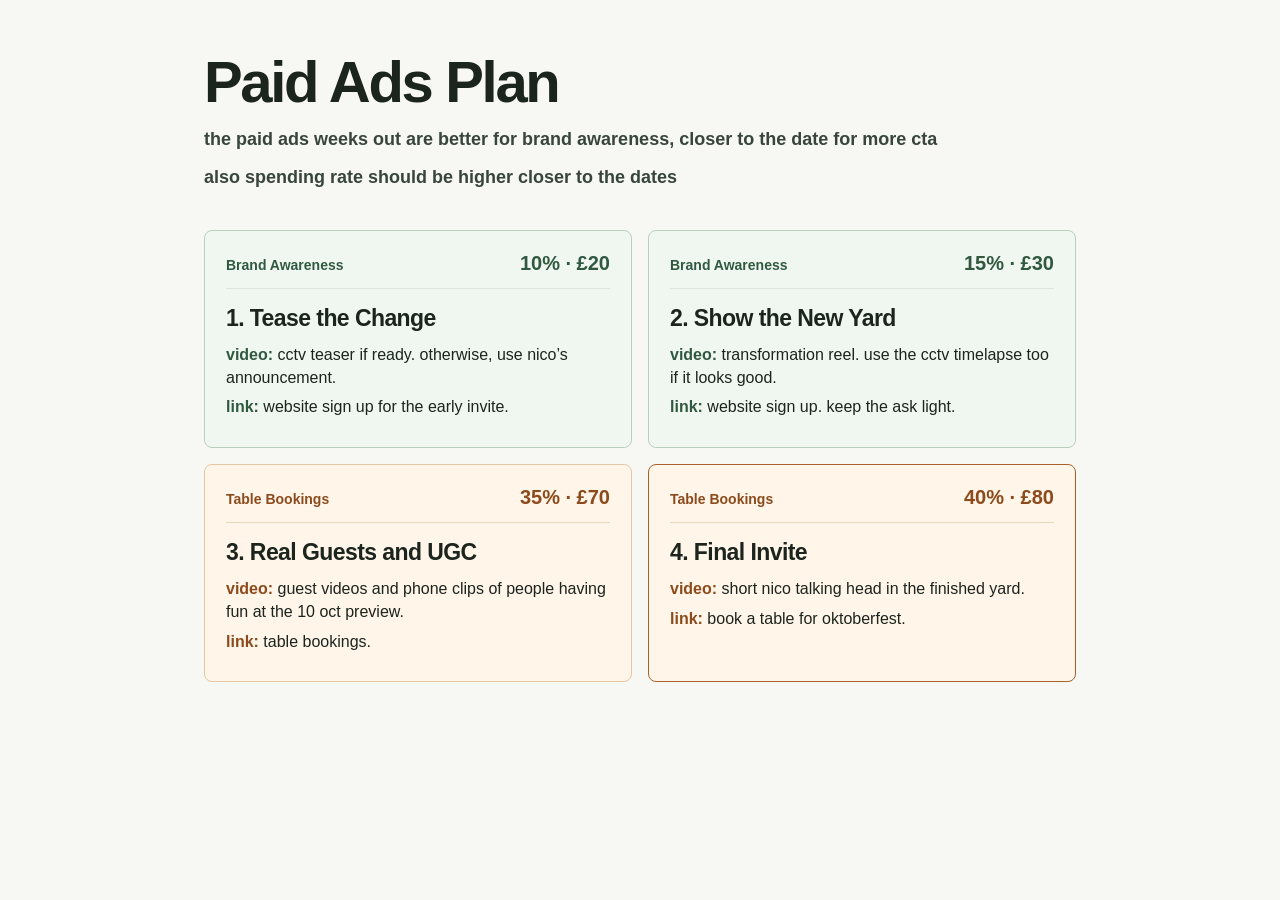
<file: plans/paid_ads_plan.html>
<!doctype html>
<html lang="en">
<head>
  <meta charset="utf-8">
  <meta name="viewport" content="width=device-width, initial-scale=1">
  <meta name="robots" content="noindex,nofollow">
  <title>Paid Ads Plan</title>
  <style>
    *{box-sizing:border-box}
    body{margin:0;background:#f7f7f4;color:#1c241e;font-family:Arial,Helvetica,sans-serif}
    header,main{max-width:920px;margin:auto;padding-left:24px;padding-right:24px}
    header{padding-top:42px;padding-bottom:28px}
    h1{font-size:clamp(38px,5vw,58px);letter-spacing:-.04em;line-height:1.04;margin:10px 0 15px}
    .note{font-size:18px;font-weight:700;line-height:1.4;color:#38453d;margin:0 0 12px}
    main{padding-bottom:70px}
    .phases{display:grid;grid-template-columns:1fr 1fr;gap:16px}
    .phase{border:1px solid;border-radius:8px;padding:21px;min-height:210px}
    .phase.awareness{background:#f0f7f1;border-color:#b9d0bf}
    .phase.bookings{background:#fff5e9;border-color:#e4c6a3}
    .phase.final{border-color:#a8612b}
    .top{display:flex;justify-content:space-between;align-items:baseline;gap:12px;padding-bottom:13px;border-bottom:1px solid #dce4dc}
    .stage{font-size:14px;font-weight:800;color:#315940}
    .share{font-size:20px;font-weight:800;white-space:nowrap;color:#315940}
    .phase.bookings .stage,.phase.bookings .share,.phase.bookings b{color:#8c4b1c}
    .phase.bookings .top{border-bottom-color:#ead6be}
    h2{font-size:23px;letter-spacing:-.025em;line-height:1.18;margin:16px 0 12px}
    .phase p{font-size:16px;line-height:1.42;margin:7px 0}
    .phase b{color:#315940}
    @media(max-width:720px){header,main{padding-left:18px;padding-right:18px}.phases{grid-template-columns:1fr}.phase{min-height:0}}
    @media print{body{background:#fff}.phase{break-inside:avoid}}
  </style>
</head>
<body>
  <header>
    <h1>Paid Ads Plan</h1>
    <p class="note">the paid ads weeks out are better for brand awareness, closer to the date for more cta</p>
    <p class="note">also spending rate should be higher closer to the dates</p>
  </header>
  <main>
    <div class="phases">
      <section class="phase awareness">
        <div class="top"><div class="stage">Brand Awareness</div><div class="share">10% · £20</div></div>
        <h2>1. Tease the Change</h2>
        <p><b>video:</b> cctv teaser if ready. otherwise, use nico’s announcement.</p>
        <p><b>link:</b> website sign up for the early invite.</p>
      </section>
      <section class="phase awareness">
        <div class="top"><div class="stage">Brand Awareness</div><div class="share">15% · £30</div></div>
        <h2>2. Show the New Yard</h2>
        <p><b>video:</b> transformation reel. use the cctv timelapse too if it looks good.</p>
        <p><b>link:</b> website sign up. keep the ask light.</p>
      </section>
      <section class="phase bookings">
        <div class="top"><div class="stage">Table Bookings</div><div class="share">35% · £70</div></div>
        <h2>3. Real Guests and UGC</h2>
        <p><b>video:</b> guest videos and phone clips of people having fun at the 10 oct preview.</p>
        <p><b>link:</b> table bookings.</p>
      </section>
      <section class="phase bookings final">
        <div class="top"><div class="stage">Table Bookings</div><div class="share">40% · £80</div></div>
        <h2>4. Final Invite</h2>
        <p><b>video:</b> short nico talking head in the finished yard.</p>
        <p><b>link:</b> book a table for oktoberfest.</p>
      </section>
    </div>
  </main>
</body>
</html>
</file>
<file: style.css>
:root{--bg:#f7f7f4;--fg:#1c241e;--panel:#ffffff;--line:#d9ded8;--mut:#455249;--accent:#315940;--amber:#965e17}*{box-sizing:border-box}body{margin:0;background:var(--bg);color:var(--fg);font:15px/1.5 system-ui,sans-serif}a{color:inherit}header,main,footer{max-width:1320px;margin:auto;padding:24px}header{display:flex;gap:20px;align-items:center;justify-content:space-between;border-bottom:1px solid var(--line)}h1{font-size:28px;letter-spacing:-1px;margin:0}nav{display:flex;gap:18px;flex-wrap:wrap}nav a{text-decoration:none;color:var(--mut)}nav a[aria-current]{color:var(--fg)}button,select,input,textarea{font:inherit;color:var(--fg);background:var(--panel);border:1px solid var(--line);border-radius:4px;padding:11px}button{cursor:pointer}button:hover,a:hover{filter:brightness(1.2)}button:focus-visible,a:focus-visible,input:focus-visible,textarea:focus-visible{outline:2px solid var(--accent);outline-offset:3px}.toolbar{display:flex;gap:10px;flex-wrap:wrap;align-items:center;margin:0 0 24px}.toolbar input{flex:1;min-width:180px}.grid{display:grid;grid-template-columns:repeat(3,minmax(0,1fr));gap:28px 20px}.item{min-width:0;border-top:1px solid var(--line);padding-top:12px}.number{font-size:12px;color:var(--mut);display:flex;justify-content:space-between;margin-bottom:10px}.variants{display:grid;grid-template-columns:repeat(var(--cols,1),minmax(0,1fr));gap:16px}.variant{min-width:0}.variant img,.variant video{width:100%;height:auto;display:block;background:#080d16}.variant video{aspect-ratio:var(--ratio,9/16);object-fit:contain}.variant .label{font-size:12px;color:var(--mut);margin:8px 0}.controls{display:flex;gap:7px;margin-top:10px}.controls button{flex:1;padding:11px 2px}.controls [aria-pressed=true]{background:var(--fg);color:var(--bg);border-color:var(--fg)}textarea{width:100%;resize:vertical;margin-top:8px;min-height:46px}.has-note{border-color:var(--amber)}.source{font-size:12px;color:var(--mut);display:flex;gap:14px;margin:8px 0}.pager{display:flex;justify-content:center;gap:16px;align-items:center;margin:30px 0}.submit{margin-top:48px;border-top:1px solid var(--line);padding-top:24px}.submit h2{font-size:17px;font-weight:500}.submit textarea{min-height:100px}.send-row{display:flex;gap:10px;margin-top:12px;flex-wrap:wrap}.send-row input{flex:1}#send{background:var(--accent);border-color:var(--accent);color:var(--bg);font-weight:650}.status{min-height:25px;font-size:13px;color:var(--mut)}.badge{display:inline-block;font-size:11px;border:1px solid var(--line);padding:3px 7px;margin-right:5px;color:var(--mut)}.analysis{font-size:14px}.analysis h2{font-size:18px;margin-bottom:8px}.analysis p{color:#ccd4df}.research{max-width:900px}.research h2{margin-top:40px}.research p,.research li{color:#d3dae3}.research .lead{font-size:28px;line-height:1.3;color:var(--fg)}.research .shirt{max-width:450px;width:100%;height:auto;float:right;margin:0 0 25px 30px}.research table,.results table{width:100%;border-collapse:collapse;margin:20px 0;font-size:14px}.research th,.research td,.results td,.results th{text-align:left;padding:12px;border-bottom:1px solid var(--line);vertical-align:top}.result-note{color:var(--amber);white-space:pre-wrap}.person{margin:35px 0}.muted{color:var(--mut)}.error{color:var(--amber)}.empty{padding:40px;border:1px solid var(--line)}footer{font-size:12px;color:var(--mut);border-top:1px solid var(--line)}[hidden]{display:none!important}@media(min-width:900px){.item:has(.variants[style*="--cols:2"]){grid-column:span 2}.item:has(.variants[style*="--cols:3"]){grid-column:span 3}}@media(max-width:800px){.grid{grid-template-columns:repeat(2,minmax(0,1fr))}header{align-items:flex-start}nav{font-size:13px;gap:10px}.research .shirt{float:none;margin:0}}@media(max-width:560px){.grid,.variants{grid-template-columns:1fr}header,main,footer{padding:18px}header{display:block}nav{margin-top:14px}.toolbar>*{width:100%}.send-row>*{width:100%}h1{font-size:25px}.research table{font-size:12px}.research td,.research th{padding:8px}.research .lead{font-size:23px}}

/* Keep each plan preview large enough to read. */
body{font-size:17px}.grid,.variants{grid-template-columns:1fr!important}.item{max-width:1200px;margin:0 auto}.variant{margin-bottom:34px}.variant .label{font-size:17px;font-weight:700;color:var(--fg)}.source{font-size:16px}.source a{color:#245b3d;font-weight:700}.review-intro{max-width:900px;font-size:19px;line-height:1.45;margin:0 0 24px}.controls button{font-size:16px}.variant img{border:1px solid var(--line)}@media(max-width:560px){.review-intro{font-size:17px}}
</file>
